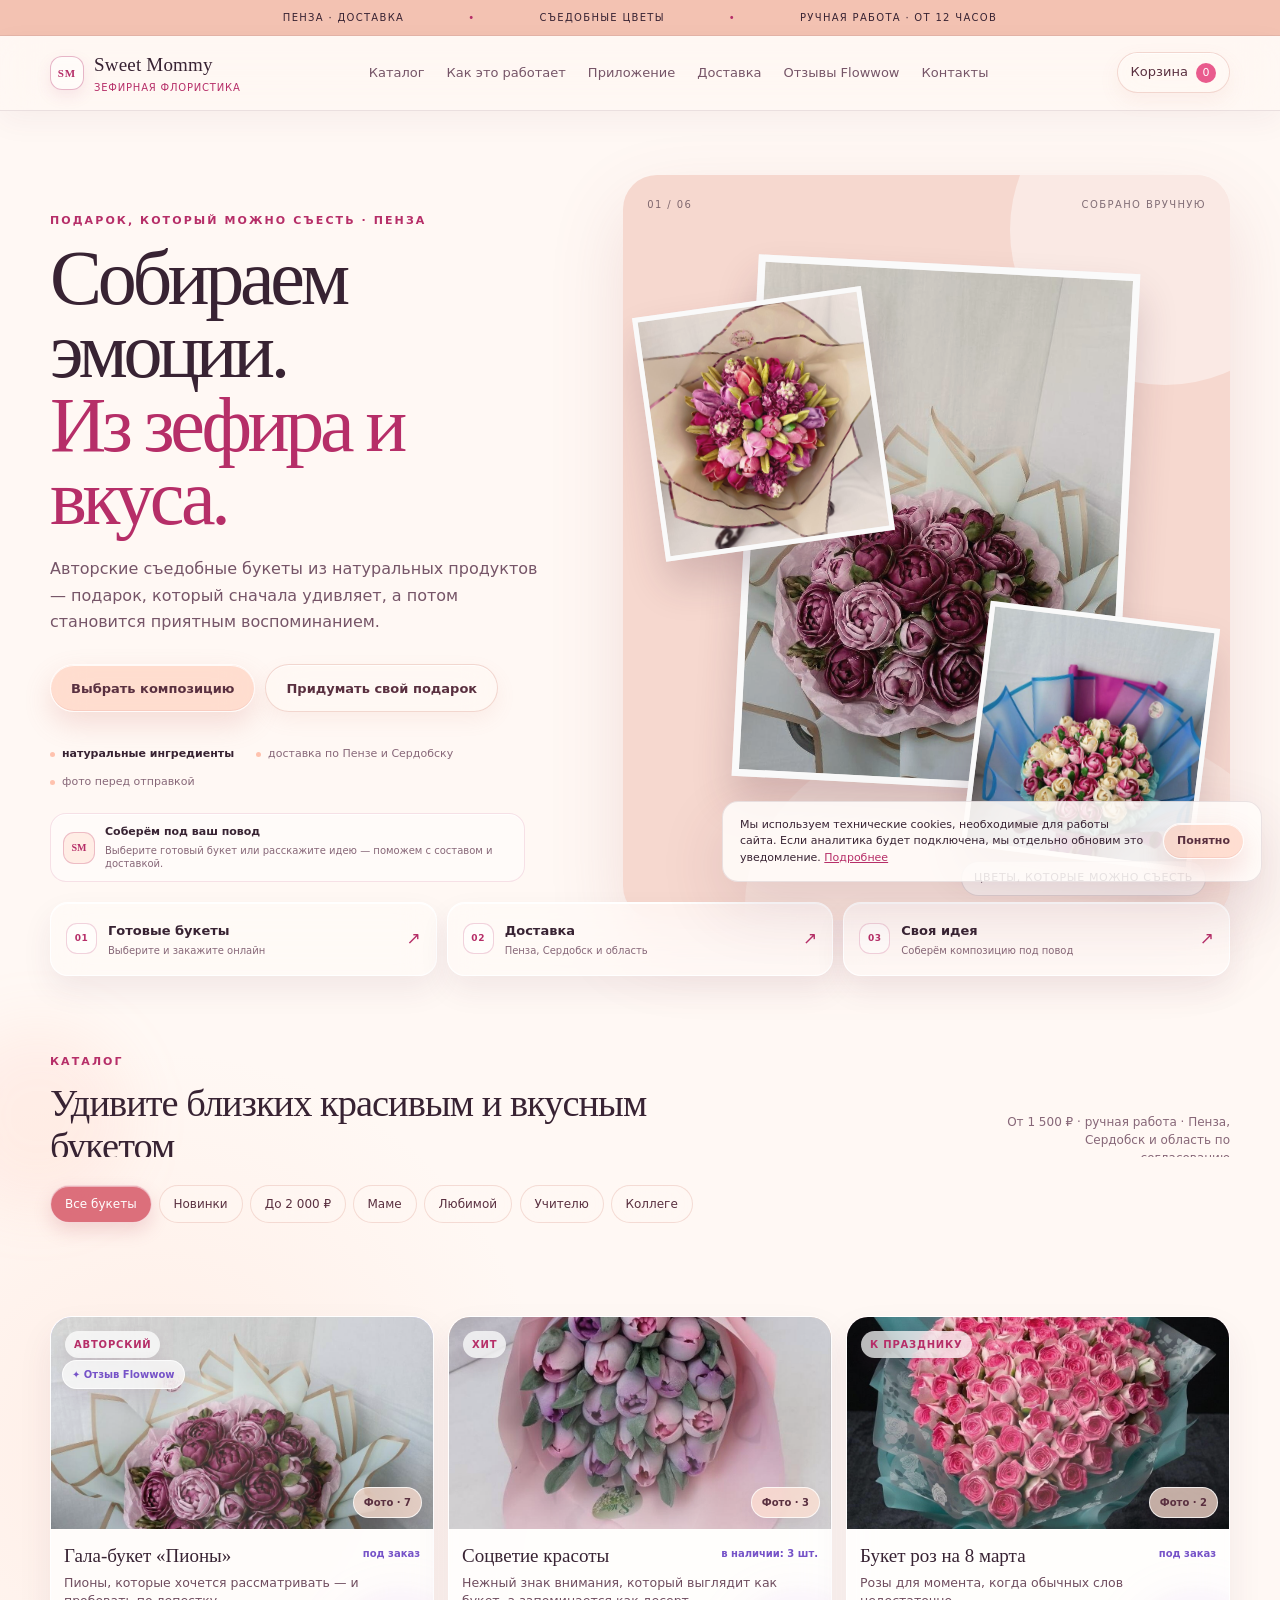
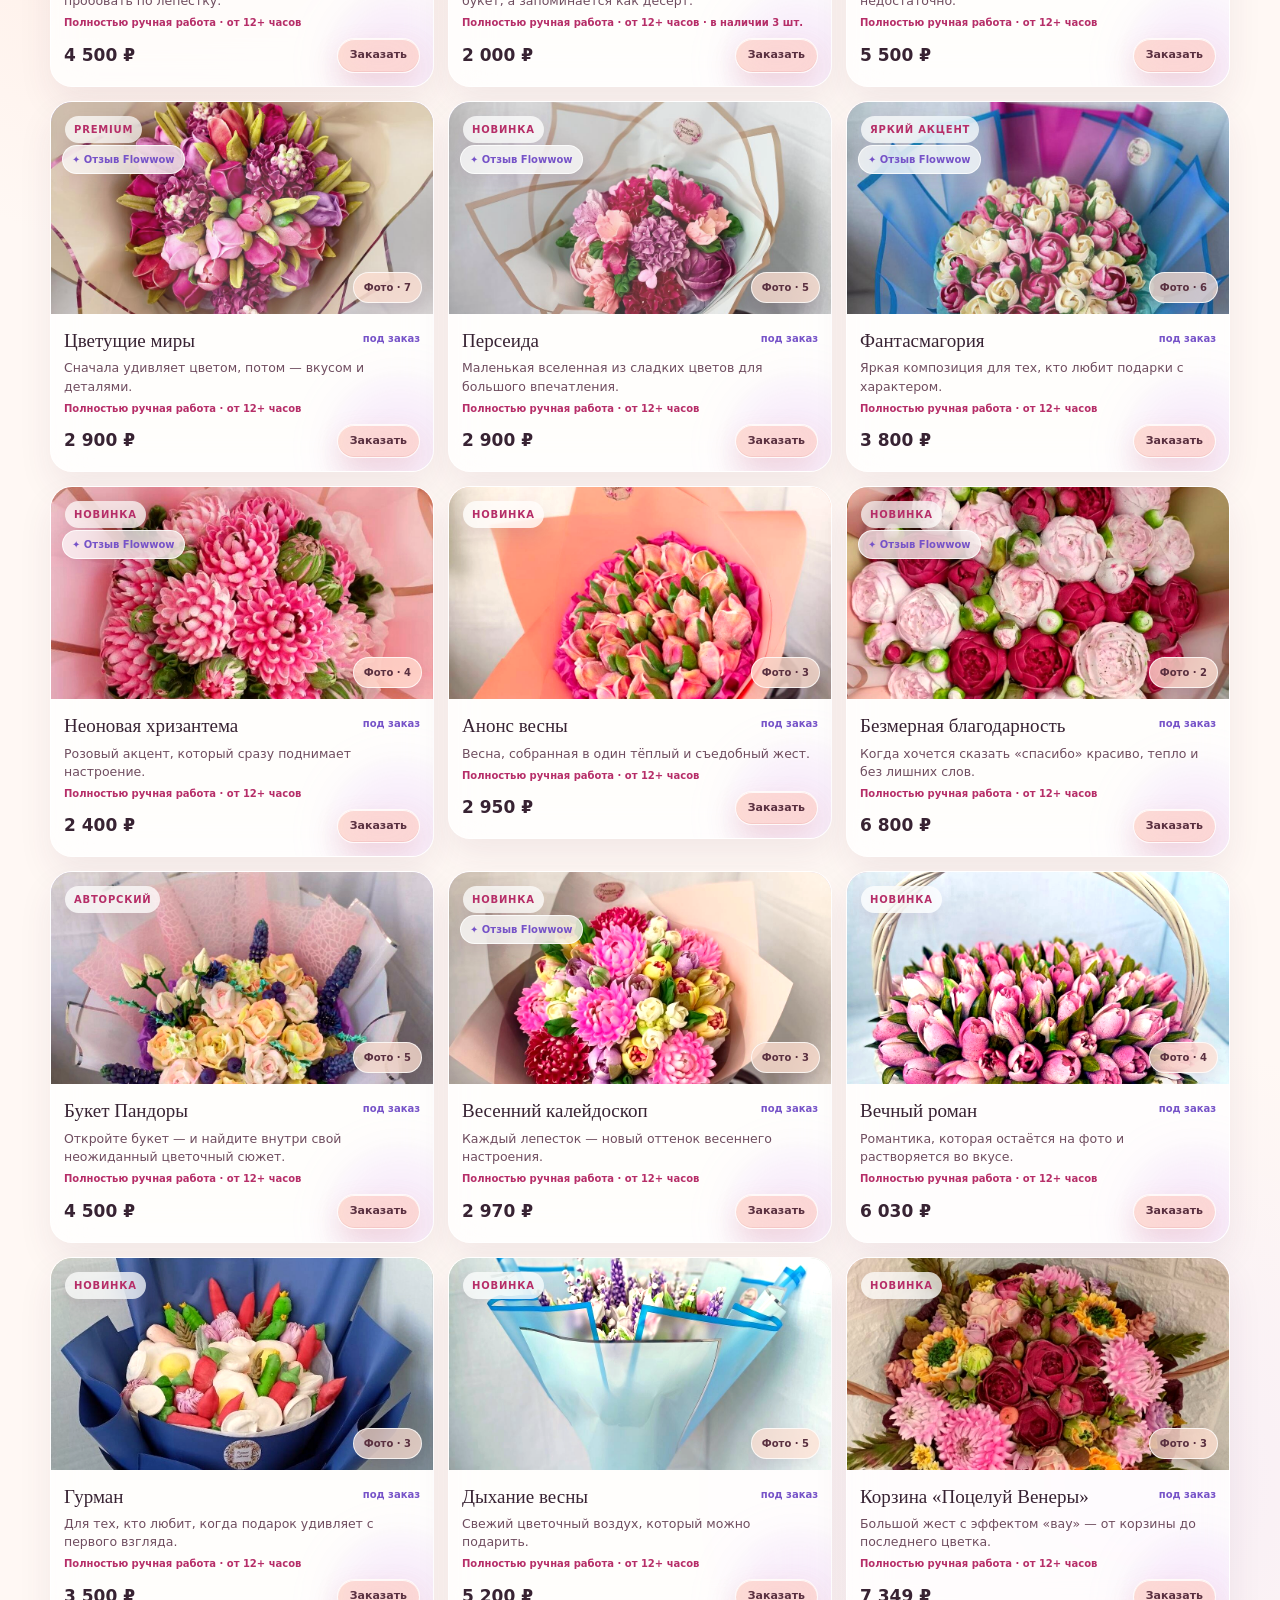
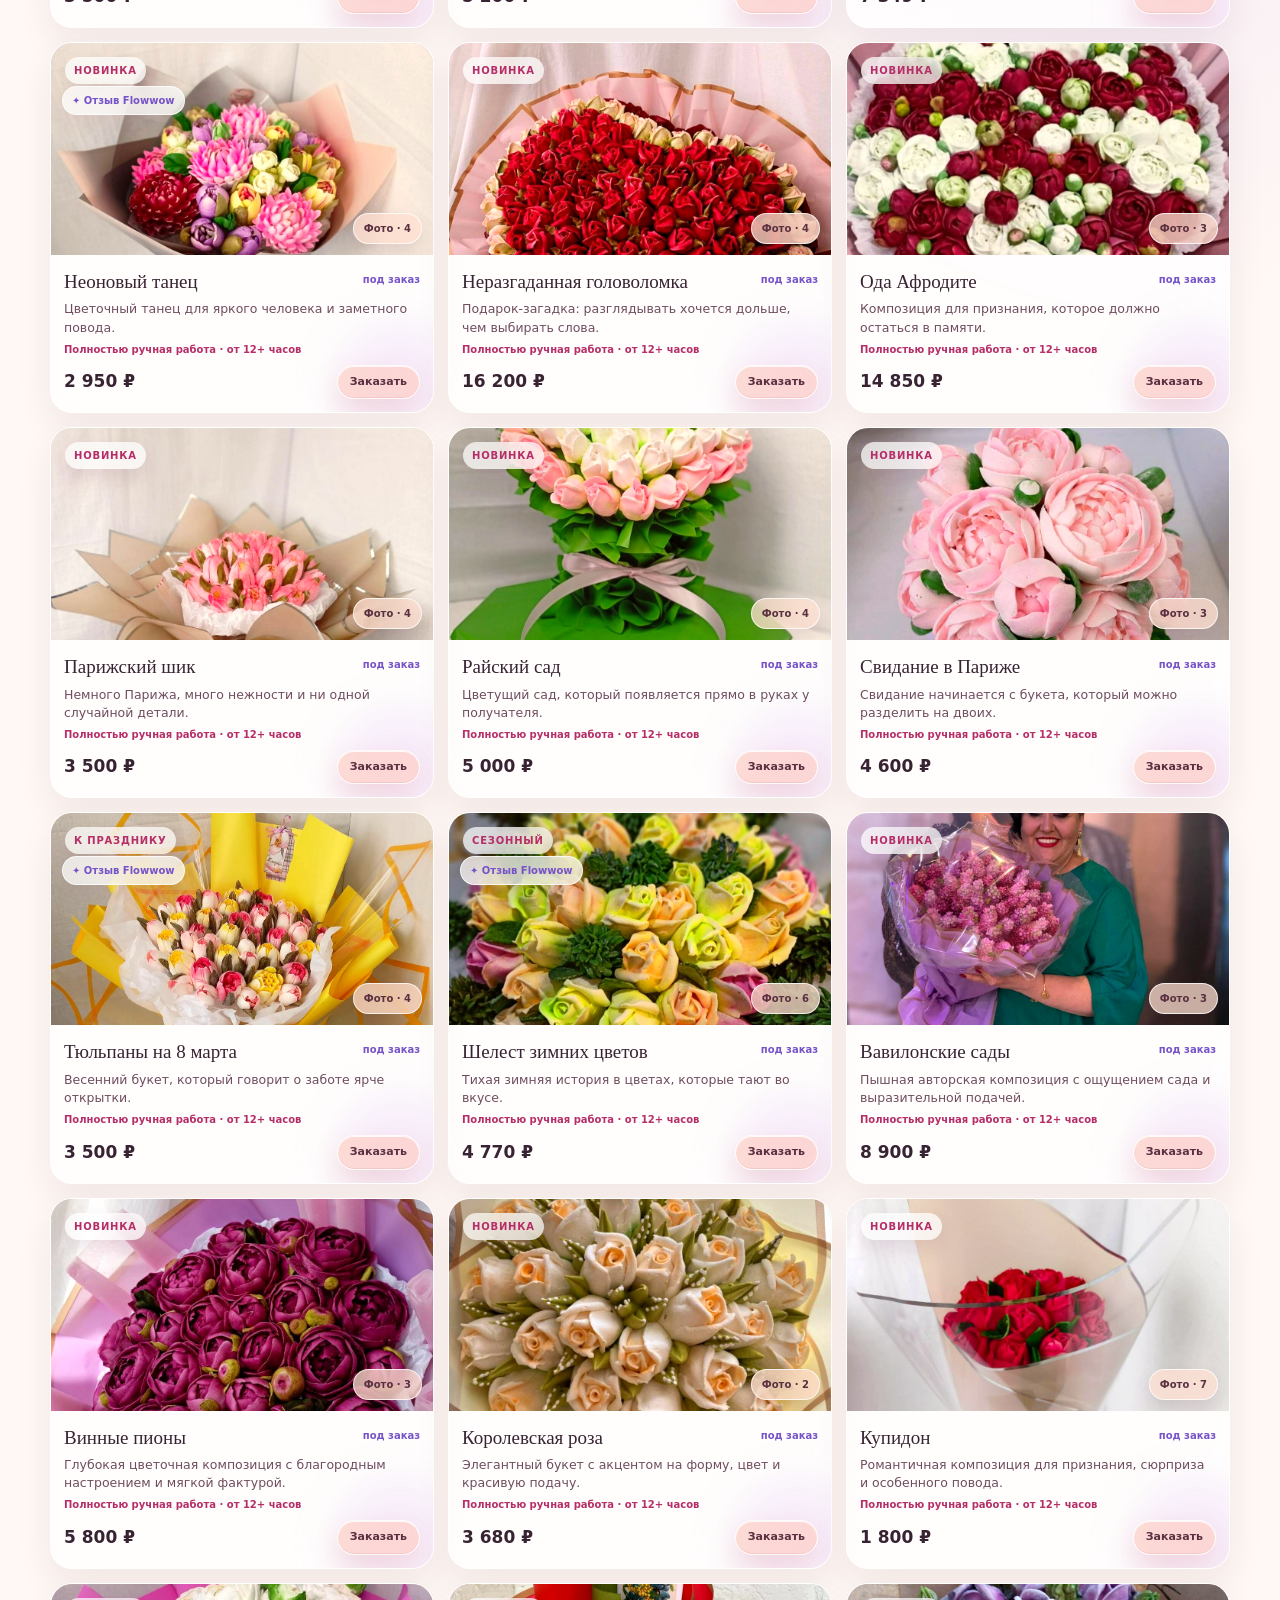
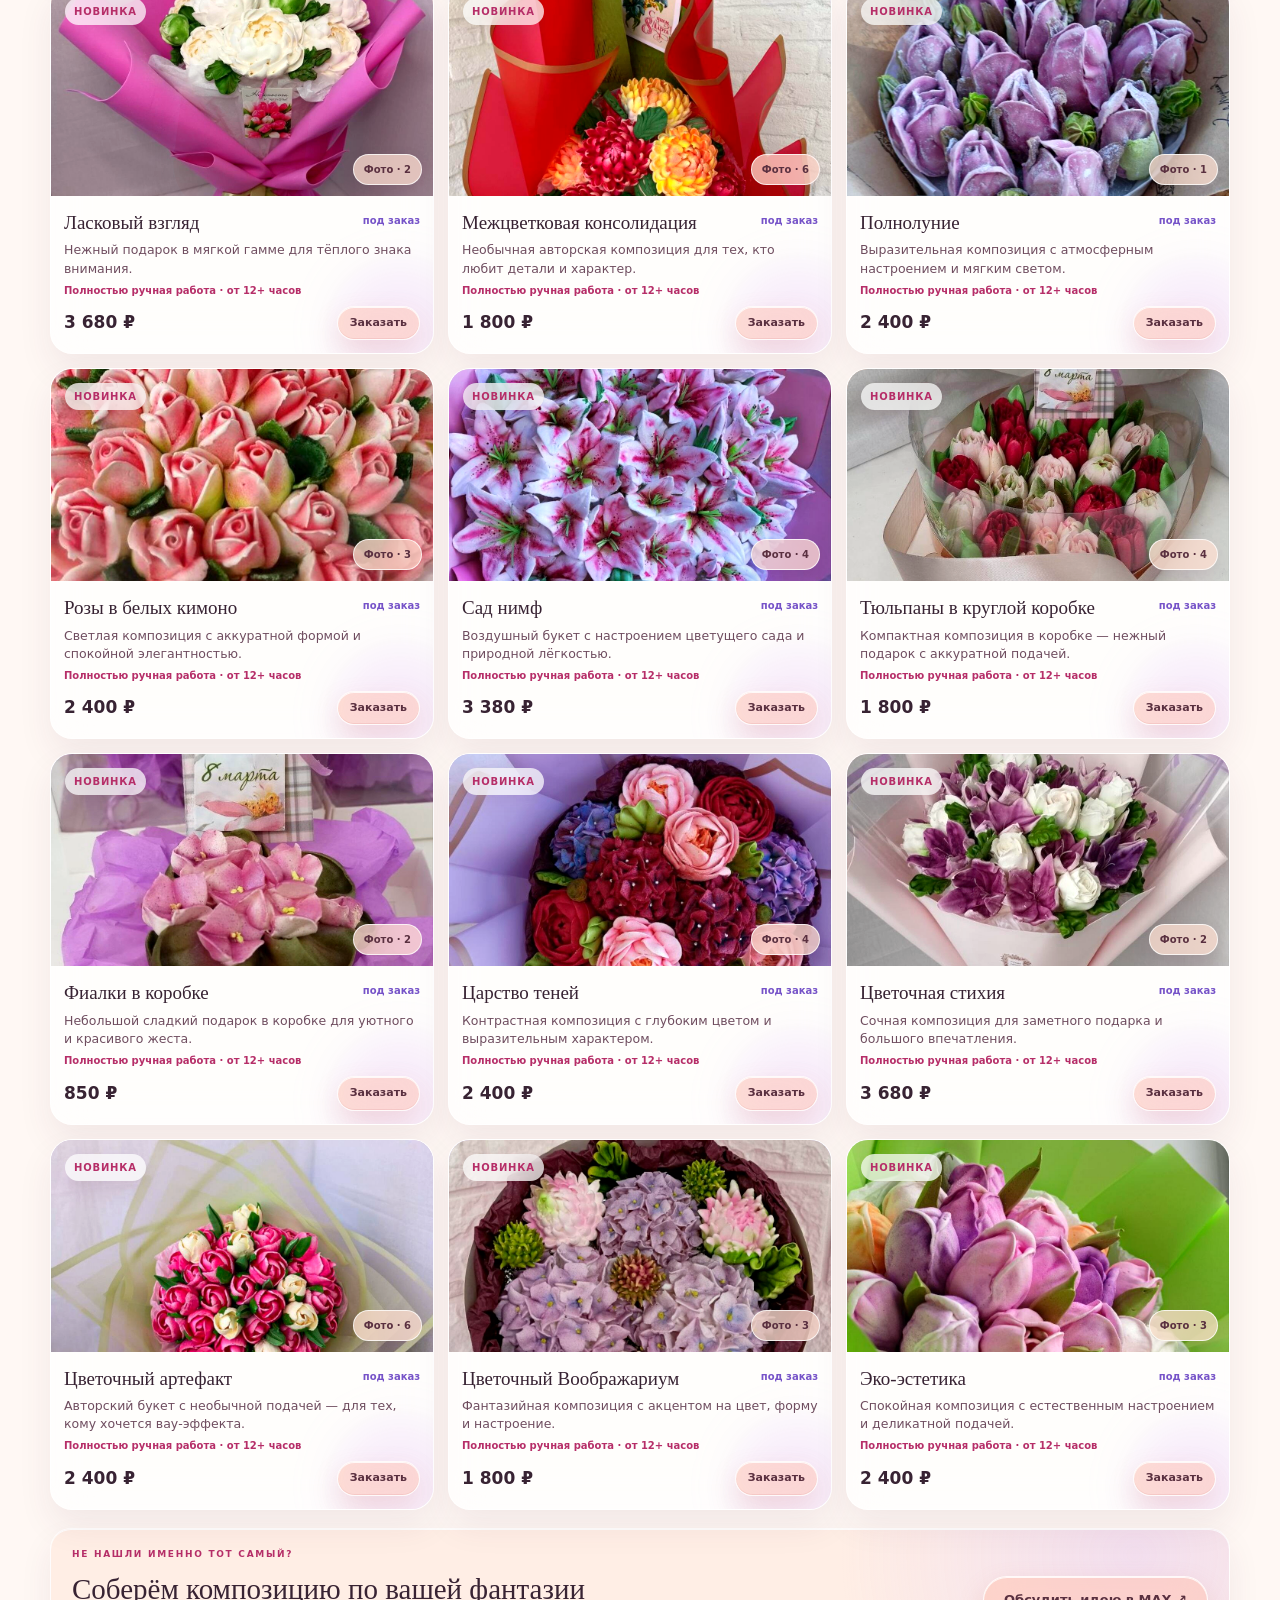
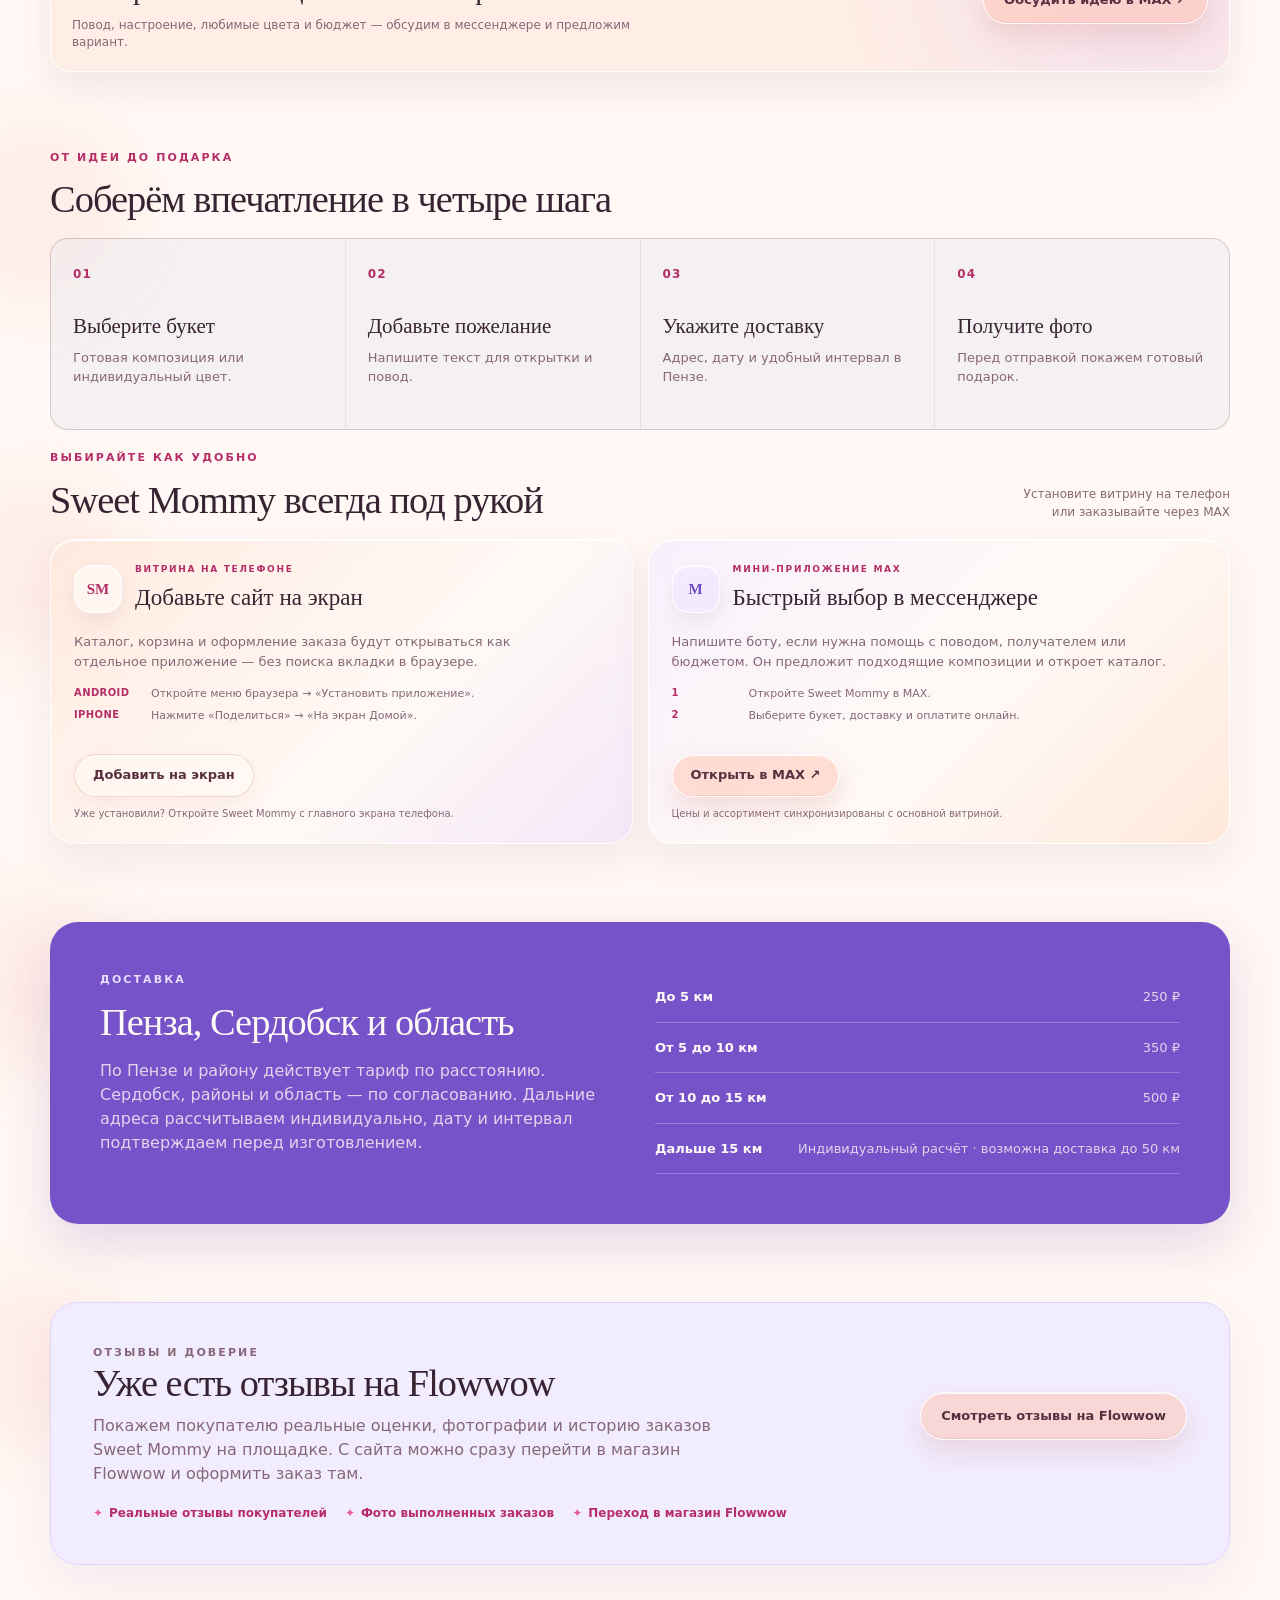
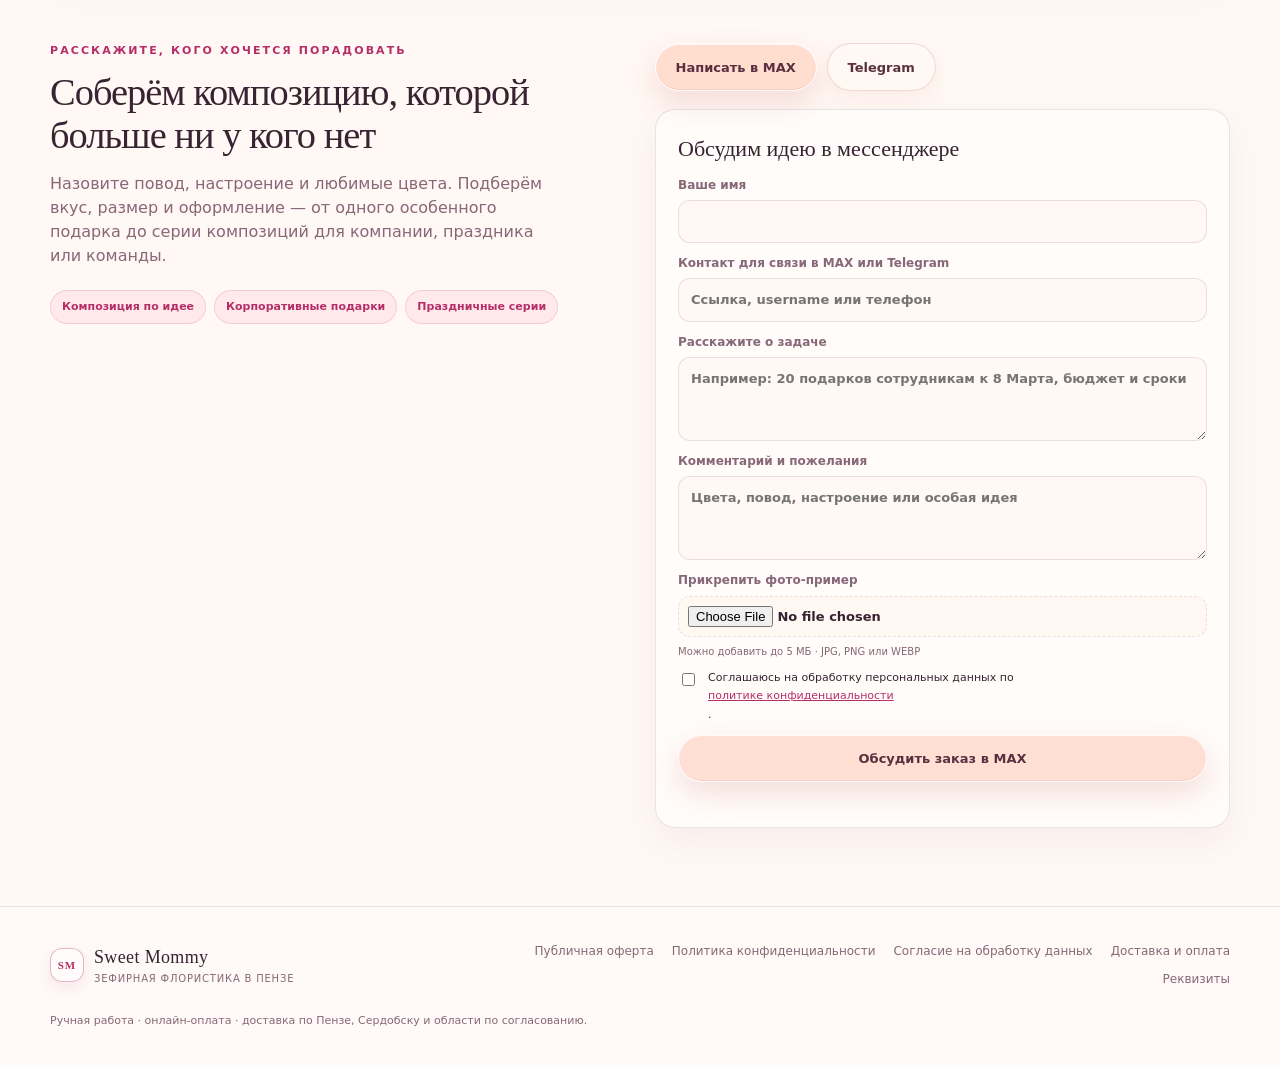
<file: index.html>
<!doctype html>
<html lang="ru">
<head>
  <meta charset="utf-8">
  <meta name="viewport" content="width=device-width, initial-scale=1">
  <meta name="description" content="Sweet Mommy — съедобные зефирные букеты и кондитерские композиции ручной работы с доставкой по Пензе и Сердобску.">
  <meta name="robots" content="index,follow">
  <meta property="og:type" content="website">
  <meta property="og:site_name" content="Sweet Mommy">
  <meta property="og:title" content="Sweet Mommy — съедобные букеты в Пензе">
  <meta property="og:description" content="Съедобные зефирные букеты и сладкие композиции ручной работы. Соберём подарок под повод, человека и настроение.">
  <meta property="og:locale" content="ru_RU">
  <link rel="canonical" href="https://zefir58.ru/">
  <meta property="og:url" content="https://zefir58.ru/">
  <meta name="twitter:card" content="summary">
  <meta name="theme-color" content="#f9f1ef">
  <meta name="mobile-web-app-capable" content="yes">
  <meta name="apple-mobile-web-app-capable" content="yes">
  <meta name="apple-mobile-web-app-status-bar-style" content="default">
  <link rel="manifest" href="manifest.json">
  <link rel="icon" href="assets/pwa-icon-192.png" type="image/png">
  <link rel="apple-touch-icon" href="assets/pwa-icon-512.png">
  <title>Sweet Mommy — съедобные букеты в Пензе</title>
  <link rel="stylesheet" href="styles.css?v=20260801-mobile-checkout-v4">
</head>
<body>
  <div class="topline"><span>ПЕНЗА · ДОСТАВКА</span><span>СЪЕДОБНЫЕ ЦВЕТЫ</span><span>РУЧНАЯ РАБОТА · ОТ 12 ЧАСОВ</span></div>
  <header class="site-header">
    <a class="brand" href="#top" aria-label="Sweet Mommy — на главную">
      <span class="brand-mark" aria-hidden="true">SM</span>
      <span><strong>Sweet Mommy</strong><small>зефирная флористика</small></span>
    </a>
    <nav class="main-nav" aria-label="Главная навигация">
      <a href="#catalog">Каталог</a>
      <a href="#how">Как это работает</a>
      <a href="#apps">Приложение</a>
      <a href="#delivery">Доставка</a>
      <a href="#flowwow">Отзывы Flowwow</a>
      <a href="#contacts">Контакты</a>
    </nav>
    <button class="pwa-install-button" type="button" data-pwa-install>На экран</button>
    <button class="icon-button cart-trigger" type="button" data-open-cart aria-label="Открыть корзину">
      Корзина <span class="cart-count" data-cart-count>0</span>
    </button>
  </header>

  <main id="top">
    <section class="hero section-wrap">
      <div class="hero-copy">
        <p class="eyebrow">ПОДАРОК, КОТОРЫЙ МОЖНО СЪЕСТЬ · ПЕНЗА</p>
        <h1>Собираем эмоции.<br><em>Из зефира и вкуса.</em></h1>
        <p class="hero-text">Авторские съедобные букеты из натуральных продуктов — подарок, который сначала удивляет, а потом становится приятным воспоминанием.</p>
        <div class="hero-actions">
          <a class="button button-primary" href="#catalog">Выбрать композицию</a>
          <a class="button button-secondary" href="#contacts">Придумать свой подарок</a>
        </div>
        <div class="hero-trust"><span>натуральные ингредиенты</span><span>доставка по Пензе и Сердобску</span><span>фото перед отправкой</span></div>
        <div class="hero-promise"><span class="hero-promise-mark">SM</span><span><b>Соберём под ваш повод</b><small>Выберите готовый букет или расскажите идею — поможем с составом и доставкой.</small></span></div>
      </div>
      <div class="hero-art" role="img" aria-label="Зефирные букеты Sweet Mommy">
        <div class="hero-art-label"><span>01 / 06</span><span>собрано вручную</span></div>
        <figure class="hero-photo hero-photo-main"><img src="assets/products/gala-peonies.jpg" alt="Букет Гала с зефирными цветами"></figure>
        <figure class="hero-photo hero-photo-small hero-photo-one"><img src="assets/products/flowering-worlds-2.jpg" alt="Букет Цветущие миры"></figure>
        <figure class="hero-photo hero-photo-small hero-photo-two"><img src="assets/products/fantasmagoria.jpg" alt="Букет Фантасмагория"></figure>
        <span class="art-note">цветы, которые можно съесть</span>
      </div>
    </section>

    <section class="storefront-strip section-wrap" aria-label="Быстрый выбор">
      <a href="#catalog"><span class="storefront-index">01</span><span><strong>Готовые букеты</strong><small>Выберите и закажите онлайн</small></span><b aria-hidden="true">↗</b></a>
      <a href="#delivery"><span class="storefront-index">02</span><span><strong>Доставка</strong><small>Пенза, Сердобск и область</small></span><b aria-hidden="true">↗</b></a>
      <a href="#contacts"><span class="storefront-index">03</span><span><strong>Своя идея</strong><small>Соберём композицию под повод</small></span><b aria-hidden="true">↗</b></a>
    </section>

    <section id="catalog" class="section-wrap section-block">
      <div class="section-heading"><div><p class="eyebrow">КАТАЛОГ</p><h2>Удивите близких красивым и вкусным букетом</h2></div><span class="section-note">От 1 500 ₽ · ручная работа · Пенза, Сердобск и область по согласованию</span></div>
      <div class="filters" role="group" aria-label="Фильтр каталога">
        <button class="filter is-active" type="button" data-filter="all">Все букеты</button>
        <button class="filter" type="button" data-filter="new">Новинки</button>
        <button class="filter" type="button" data-filter="under-2000">До 2 000 ₽</button>
        <button class="filter" type="button" data-filter="mom">Маме</button>
        <button class="filter" type="button" data-filter="love">Любимой</button>
        <button class="filter" type="button" data-filter="teacher">Учителю</button>
        <button class="filter" type="button" data-filter="corporate">Коллеге</button>
      </div>
      <div class="catalog-care-note" role="note">
        <strong>Полностью ручная работа</strong>
        <span>Каждая композиция собирается индивидуально и может отличаться от фото оригинала на сайте оттенком, размером, формой и составом.</span>
        <span>Приготовление — от 12 часов; финальные детали согласуем перед заказом.</span>
      </div>
      <div class="product-grid" data-products></div>
      <div class="storefront-custom-cta">
        <div><p class="eyebrow">НЕ НАШЛИ ИМЕННО ТОТ САМЫЙ?</p><h3>Соберём композицию по вашей фантазии</h3><p>Повод, настроение, любимые цвета и бюджет — обсудим в мессенджере и предложим вариант.</p></div>
        <a class="button button-primary" href="https://max.ru/id583607809709_bot" target="_blank" rel="noopener">Обсудить идею в MAX ↗</a>
      </div>
    </section>

    <section id="how" class="section-wrap section-block how-section">
      <div class="section-heading"><div><p class="eyebrow">ОТ ИДЕИ ДО ПОДАРКА</p><h2>Соберём впечатление в четыре шага</h2></div></div>
      <div class="steps-grid">
        <article><span>01</span><h3>Выберите букет</h3><p>Готовая композиция или индивидуальный цвет.</p></article>
        <article><span>02</span><h3>Добавьте пожелание</h3><p>Напишите текст для открытки и повод.</p></article>
        <article><span>03</span><h3>Укажите доставку</h3><p>Адрес, дату и удобный интервал в Пензе.</p></article>
        <article><span>04</span><h3>Получите фото</h3><p>Перед отправкой покажем готовый подарок.</p></article>
      </div>
    </section>

    <section id="apps" class="section-wrap section-block apps-section" aria-labelledby="apps-title">
      <div class="section-heading"><div><p class="eyebrow">ВЫБИРАЙТЕ КАК УДОБНО</p><h2 id="apps-title">Sweet Mommy всегда под рукой</h2></div><span class="section-note">Установите витрину на телефон или заказывайте через MAX</span></div>
      <div class="apps-grid">
        <article class="app-access-card app-access-card-pwa">
          <div class="app-access-head"><span class="app-access-icon" aria-hidden="true">SM</span><div><p class="eyebrow">ВИТРИНА НА ТЕЛЕФОНЕ</p><h3>Добавьте сайт на экран</h3></div></div>
          <p>Каталог, корзина и оформление заказа будут открываться как отдельное приложение — без поиска вкладки в браузере.</p>
          <ol class="app-access-steps">
            <li><b>Android</b><span>Откройте меню браузера → «Установить приложение».</span></li>
            <li><b>iPhone</b><span>Нажмите «Поделиться» → «На экран Домой».</span></li>
          </ol>
          <button class="button button-secondary app-access-button" type="button" data-pwa-install>Добавить на экран</button>
          <small>Уже установили? Откройте Sweet Mommy с главного экрана телефона.</small>
        </article>
        <article class="app-access-card app-access-card-max">
          <div class="app-access-head"><span class="app-access-icon app-access-icon-max" aria-hidden="true">M</span><div><p class="eyebrow">МИНИ‑ПРИЛОЖЕНИЕ MAX</p><h3>Быстрый выбор в мессенджере</h3></div></div>
          <p>Напишите боту, если нужна помощь с поводом, получателем или бюджетом. Он предложит подходящие композиции и откроет каталог.</p>
          <ol class="app-access-steps">
            <li><b>1</b><span>Откройте Sweet Mommy в MAX.</span></li>
            <li><b>2</b><span>Выберите букет, доставку и оплатите онлайн.</span></li>
          </ol>
          <a class="button button-primary app-access-button" href="https://max.ru/id583607809709_bot" target="_blank" rel="noopener">Открыть в MAX ↗</a>
          <small>Цены и ассортимент синхронизированы с основной витриной.</small>
        </article>
      </div>
    </section>

    <section id="delivery" class="section-wrap section-block delivery-section">
      <div class="delivery-card"><div><p class="eyebrow">ДОСТАВКА</p><h2>Пенза, Сердобск и область</h2><p>По Пензе и району действует тариф по расстоянию. Сердобск, районы и область — по согласованию. Дальние адреса рассчитываем индивидуально, дату и интервал подтверждаем перед изготовлением.</p></div><div class="delivery-list"><div><b>До 5 км</b><span>250 ₽</span></div><div><b>От 5 до 10 км</b><span>350 ₽</span></div><div><b>От 10 до 15 км</b><span>500 ₽</span></div><div><b>Дальше 15 км</b><span>Индивидуальный расчёт · возможна доставка до 50 км</span></div></div></div>
    </section>

    <section id="flowwow" class="section-wrap section-block flowwow-section">
      <div class="flowwow-card">
        <div><p class="eyebrow">ОТЗЫВЫ И ДОВЕРИЕ</p><h2>Уже есть отзывы на Flowwow</h2><p>Покажем покупателю реальные оценки, фотографии и историю заказов Sweet Mommy на площадке. С сайта можно сразу перейти в магазин Flowwow и оформить заказ там.</p></div>
        <a class="button button-primary" href="https://flowwow.com/shop/sweet-mommyf-4577" target="_blank" rel="noopener">Смотреть отзывы на Flowwow</a>
        <div class="flowwow-proof"><span>Реальные отзывы покупателей</span><span>Фото выполненных заказов</span><span>Переход в магазин Flowwow</span></div>
      </div>
    </section>

    <section id="contacts" class="section-wrap contact-section">
      <div><p class="eyebrow">РАССКАЖИТЕ, КОГО ХОЧЕТСЯ ПОРАДОВАТЬ</p><h2>Соберём композицию, которой больше ни у кого нет</h2><p>Назовите повод, настроение и любимые цвета. Подберём вкус, размер и оформление — от одного особенного подарка до серии композиций для компании, праздника или команды.</p><div class="contact-topics"><span>Композиция по идее</span><span>Корпоративные подарки</span><span>Праздничные серии</span></div></div>
      <div class="contact-panel">
        <div class="contact-actions"><a class="button button-primary" href="https://max.ru/id583607809709_bot" target="_blank" rel="noopener">Написать в MAX</a><a class="button button-secondary" href="https://t.me/DVLADI58" target="_blank" rel="noopener">Telegram</a></div>
        <form class="lead-form" data-lead-form>
          <p class="lead-form-title">Обсудим идею в мессенджере</p>
          <label>Ваше имя<input name="lead_name" autocomplete="name" required></label>
          <label>Контакт для связи в MAX или Telegram<input name="lead_contact" placeholder="Ссылка, username или телефон" required></label>
          <label>Расскажите о задаче<textarea name="lead_message" rows="3" maxlength="500" placeholder="Например: 20 подарков сотрудникам к 8 Марта, бюджет и сроки"></textarea></label>
          <label>Комментарий и пожелания<textarea name="lead_comment" rows="2" maxlength="500" placeholder="Цвета, повод, настроение или особая идея"></textarea></label>
          <label class="file-field">Прикрепить фото-пример<input name="lead_photo" type="file" accept="image/jpeg,image/png,image/webp" data-photo-input><small>Можно добавить до 5 МБ · JPG, PNG или WEBP</small><span class="file-preview" data-photo-preview></span></label>
          <label class="check-row"><input type="checkbox" name="privacy_consent" required><span>Соглашаюсь на обработку персональных данных по <a href="legal/privacy.html" target="_blank" rel="noopener">политике конфиденциальности</a>.</span></label>
          <button class="button button-primary button-wide" type="submit">Обсудить заказ в MAX</button>
          <div class="form-message" data-lead-message role="status" aria-live="polite"></div>
        </form>
      </div>
    </section>
  </main>

  <footer class="site-footer">
    <div class="footer-brand"><span class="brand-mark" aria-hidden="true">SM</span><span><strong>Sweet Mommy</strong><small>зефирная флористика в Пензе</small></span></div>
    <div class="footer-links"><a href="legal/offer.html">Публичная оферта</a><a href="legal/privacy.html">Политика конфиденциальности</a><a href="legal/consent.html">Согласие на обработку данных</a><a href="legal/delivery-payment.html">Доставка и оплата</a><a href="legal/requisites.html">Реквизиты</a></div>
    <p class="footer-note">Ручная работа · онлайн-оплата · доставка по Пензе, Сердобску и области по согласованию.</p>
  </footer>

  <aside class="cart-drawer" data-cart-drawer aria-hidden="true">
    <div class="drawer-backdrop" data-close-cart></div>
    <div class="drawer-panel" role="dialog" aria-modal="true" aria-labelledby="cart-title">
      <div class="drawer-header"><h2 id="cart-title">Ваша корзина</h2><button class="close-button" type="button" data-close-cart aria-label="Закрыть корзину">×</button></div>
      <div class="cart-items" data-cart-items></div>
      <div class="cart-empty" data-cart-empty>Корзина пока пустая. Выберите букет — мы всё красиво соберём.</div>
      <div class="cart-footer"><div class="total-line"><span>Итого</span><strong data-cart-total>0 ₽</strong></div><button class="button button-primary button-wide" type="button" data-checkout>Оформить заказ</button></div>
    </div>
  </aside>

  <div class="modal-backdrop" data-checkout-modal aria-hidden="true">
    <section class="checkout-modal" role="dialog" aria-modal="true" aria-labelledby="checkout-title">
      <div class="modal-header"><div><p class="eyebrow">ОФОРМЛЕНИЕ</p><h2 id="checkout-title">Доставим ваш подарок</h2><p class="checkout-note">Без регистрации: сначала контакты и доставка, затем — защищённая оплата ЮKassa.</p></div><button class="close-button" type="button" data-close-checkout aria-label="Закрыть оформление">×</button></div>
      <form data-checkout-form novalidate>
        <p class="checkout-mobile-progress"><b>Шаг 1 из 2 · доставка</b><span>Затем откроется защищённая страница ЮKassa.</span></p>
        <div class="checkout-layout">
          <div class="form-column">
            <fieldset class="checkout-section">
              <legend><span>1</span>Контакты</legend>
              <div class="form-grid form-grid-compact">
                <label>Ваше имя<input name="customer_name" autocomplete="name" required></label>
                <label>Телефон<input name="customer_phone" type="tel" autocomplete="tel" inputmode="tel" placeholder="+7 ___ ___-__-__" required></label>
                <label class="full">Email для чека<input name="customer_email" type="email" autocomplete="email" inputmode="email" placeholder="you@example.ru" required></label>
              </div>
            </fieldset>
            <fieldset class="checkout-section">
              <legend><span>2</span>Получатель и доставка</legend>
              <div class="form-grid form-grid-compact">
                <label>Имя получателя<input name="recipient_name" autocomplete="name" required></label>
                <label>Телефон получателя<input name="recipient_phone" type="tel" inputmode="tel" placeholder="+7 ___ ___-__-__" required></label>
                <label class="full">Адрес доставки<input name="address" autocomplete="street-address" placeholder="Улица, дом, квартира/офис" required></label>
                <label class="full">Зона доставки<select name="delivery_zone" data-delivery-zone><option value="penza_5">Пенза и район · до 5 км — 250 ₽</option><option value="penza_10">Пенза и район · 5–10 км — 350 ₽</option><option value="penza_15">Пенза и район · 10–15 км — 500 ₽</option><option value="serdobsk_5">Сердобск · до 5 км — 250 ₽</option><option value="serdobsk_10">Сердобск · 5–10 км — 350 ₽</option><option value="serdobsk_15">Сердобск · 10–15 км — 500 ₽</option><option value="outside">Дальше 15 км — индивидуальный расчёт, возможно до 50 км</option></select></label>
                <label>Дата доставки<input name="delivery_date" type="date" required></label>
                <label>Время доставки<input name="delivery_slot" type="time" min="09:00" max="20:00" step="1800" value="09:00" required aria-describedby="delivery-time-help"><span class="field-note" id="delivery-time-help">С 09:00 до 20:00</span></label>
                <label class="full">Текст открытки<textarea name="card_text" rows="2" maxlength="180" placeholder="Например: Любимой маме — с любовью"></textarea></label>
                <label class="full">Комментарий к заказу<textarea name="comment" rows="2" maxlength="300" placeholder="Пожелания по цвету, времени, подъезду..."></textarea></label>
              </div>
            </fieldset>
            <fieldset class="checkout-section checkout-section-payment"><legend><span>3</span>Оплата</legend><input type="hidden" name="payment_method" value="online"><div class="radio-row payment-fixed"><span aria-hidden="true" class="radio-dot"></span><span><b>Онлайн: карта или СБП</b><small>ЮKassa · защищённая страница оплаты</small></span></div></fieldset>
            <div class="checkout-consents">
              <label class="check-row"><input type="checkbox" name="offer_consent" required><span>Я принимаю <a href="legal/offer.html" target="_blank" rel="noopener">публичную оферту</a> и <a href="legal/delivery-payment.html" target="_blank" rel="noopener">условия доставки и оплаты</a>.</span></label>
              <label class="check-row"><input type="checkbox" name="privacy_consent" required><span>Я даю согласие на обработку персональных данных по <a href="legal/privacy.html" target="_blank" rel="noopener">политике конфиденциальности</a>.</span></label>
              <label class="check-row"><input type="checkbox" name="marketing_consent"><span>Хочу получать новости и промокоды Sweet Mommy.</span></label>
            </div>
            <div class="form-message" data-form-message role="status" aria-live="polite"></div>
          </div>
          <div class="order-summary"><div class="summary-heading"><h3>Ваш заказ</h3><span>ЮKassa · карта или СБП</span></div><div data-checkout-items></div><div class="summary-line"><span>Товары</span><b data-checkout-subtotal>0 ₽</b></div><div class="summary-line"><span>Доставка</span><b data-checkout-delivery>250 ₽</b></div><div class="summary-total"><span>Итого</span><b data-checkout-total>0 ₽</b></div><button class="button button-primary button-wide" type="submit">Перейти к оплате</button><p class="secure-note">Карта вводится на защищённой странице ЮKassa. Мы не храним платёжные данные.</p><p class="secure-note">Композиция ручной работы; оттенок и форма могут отличаться от фото. Изготовление — от 12 часов.</p></div>
        </div>
      </form>
    </section>
  </div>

  <div class="mini-cart-bar" data-mini-cart-bar aria-live="polite">
    <span><b data-mini-cart-label>Ваш заказ</b><small data-mini-cart-total>0 ₽</small></span>
    <button class="button button-primary" type="button" data-mini-checkout>К оформлению</button>
  </div>

    <div class="cookie-banner" data-cookie-banner><span>Мы используем технические cookies, необходимые для работы сайта. Если аналитика будет подключена, мы отдельно обновим это уведомление. <a href="legal/privacy.html">Подробнее</a></span><button class="button button-primary" type="button" data-cookie-ok>Понятно</button></div>
    <div class="pwa-hint" data-pwa-hint role="status" aria-live="polite" hidden></div>
  <script src="https://st.max.ru/js/max-web-app.js"></script>
  <script src="app.js?v=20260808-payment-quantity-v7" defer></script>
</body>
</html>
</file>
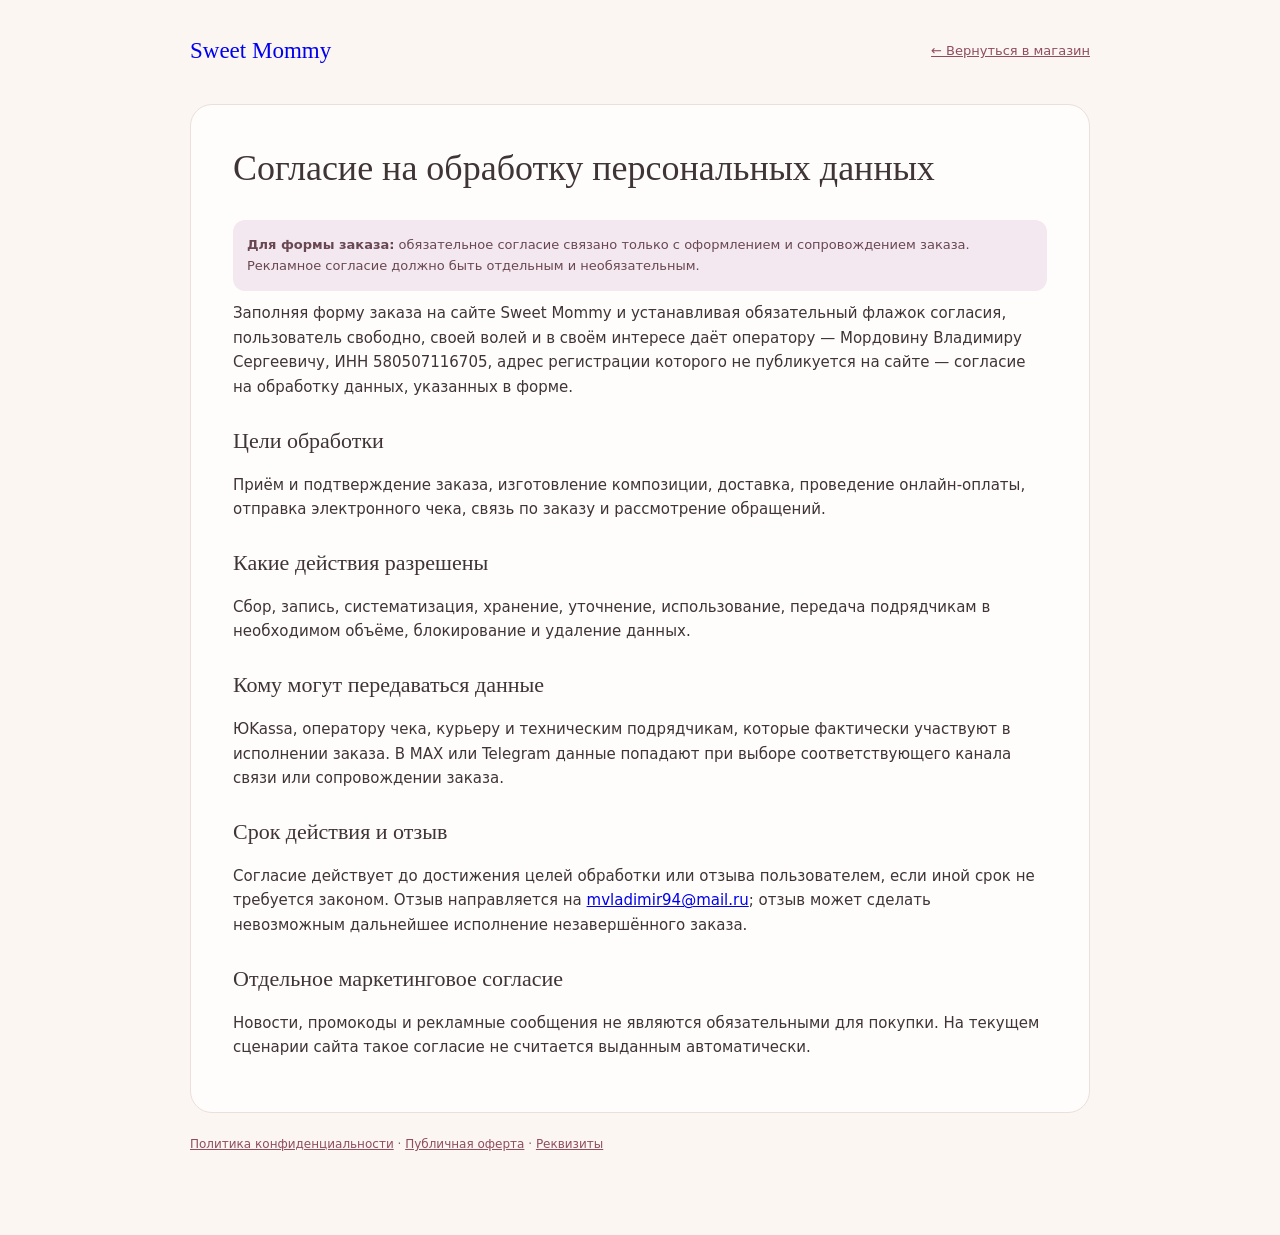
<file: legal/consent.html>
<!doctype html>
<html lang="ru">
<head>
  <meta charset="utf-8">
  <meta name="viewport" content="width=device-width, initial-scale=1">
  <title>Согласие на обработку данных — Sweet Mommy</title>
  <link rel="stylesheet" href="legal.css">
</head>
<body>
  <main class="legal-wrap">
    <header class="legal-header">
      <a class="legal-brand" href="../index.html">Sweet Mommy</a>
      <a class="legal-back" href="../index.html">← Вернуться в магазин</a>
    </header>
    <article class="legal-card">
      <h1>Согласие на обработку персональных данных</h1>
      <div class="legal-note"><strong>Для формы заказа:</strong> обязательное согласие связано только с оформлением и сопровождением заказа. Рекламное согласие должно быть отдельным и необязательным.</div>

      <p>Заполняя форму заказа на сайте Sweet Mommy и устанавливая обязательный флажок согласия, пользователь свободно, своей волей и в своём интересе даёт оператору — Мордовину Владимиру Сергеевичу, ИНН 580507116705, адрес регистрации которого не публикуется на сайте — согласие на обработку данных, указанных в форме.</p>

      <h2>Цели обработки</h2>
      <p>Приём и подтверждение заказа, изготовление композиции, доставка, проведение онлайн-оплаты, отправка электронного чека, связь по заказу и рассмотрение обращений.</p>

      <h2>Какие действия разрешены</h2>
      <p>Сбор, запись, систематизация, хранение, уточнение, использование, передача подрядчикам в необходимом объёме, блокирование и удаление данных.</p>

      <h2>Кому могут передаваться данные</h2>
      <p>ЮKassa, оператору чека, курьеру и техническим подрядчикам, которые фактически участвуют в исполнении заказа. В MAX или Telegram данные попадают при выборе соответствующего канала связи или сопровождении заказа.</p>

      <h2>Срок действия и отзыв</h2>
      <p>Согласие действует до достижения целей обработки или отзыва пользователем, если иной срок не требуется законом. Отзыв направляется на <a href="mailto:mvladimir94@mail.ru">mvladimir94@mail.ru</a>; отзыв может сделать невозможным дальнейшее исполнение незавершённого заказа.</p>

      <h2>Отдельное маркетинговое согласие</h2>
      <p>Новости, промокоды и рекламные сообщения не являются обязательными для покупки. На текущем сценарии сайта такое согласие не считается выданным автоматически.</p>
    </article>
    <p class="legal-footer"><a href="privacy.html">Политика конфиденциальности</a> · <a href="offer.html">Публичная оферта</a> · <a href="requisites.html">Реквизиты</a></p>
  </main>
</body>
</html>
</file>
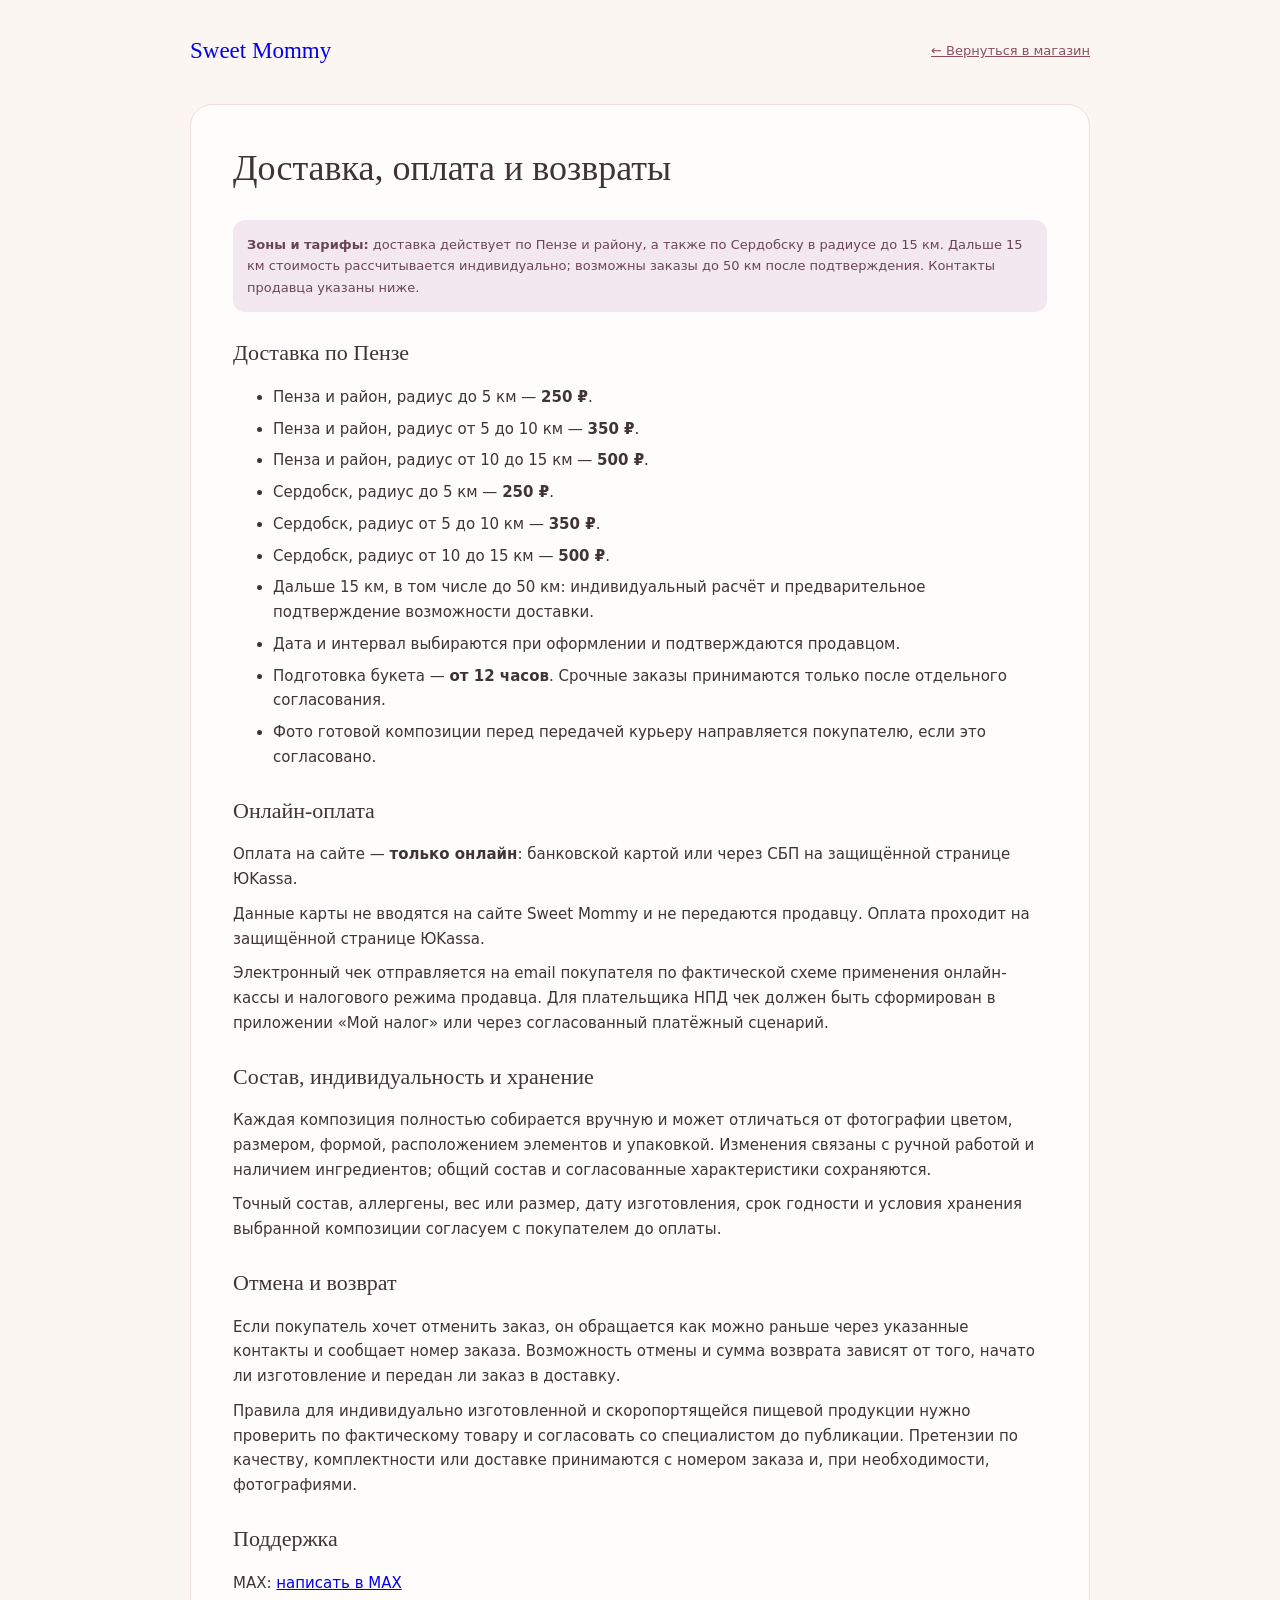
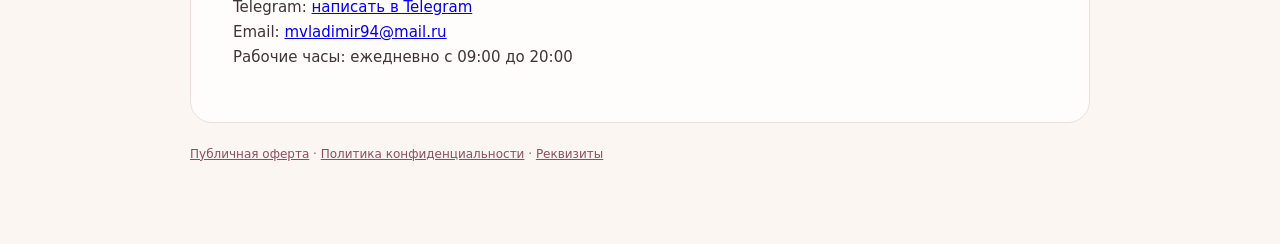
<file: legal/delivery-payment.html>
<!doctype html>
<html lang="ru">
<head>
  <meta charset="utf-8">
  <meta name="viewport" content="width=device-width, initial-scale=1">
  <title>Доставка и оплата — Sweet Mommy</title>
  <link rel="stylesheet" href="legal.css">
</head>
<body>
  <main class="legal-wrap">
    <header class="legal-header">
      <a class="legal-brand" href="../index.html">Sweet Mommy</a>
      <a class="legal-back" href="../index.html">← Вернуться в магазин</a>
    </header>
    <article class="legal-card">
      <h1>Доставка, оплата и возвраты</h1>
      <div class="legal-note"><strong>Зоны и тарифы:</strong> доставка действует по Пензе и району, а также по Сердобску в радиусе до 15 км. Дальше 15 км стоимость рассчитывается индивидуально; возможны заказы до 50 км после подтверждения. Контакты продавца указаны ниже.</div>

      <h2>Доставка по Пензе</h2>
      <ul>
        <li>Пенза и район, радиус до 5 км — <strong>250 ₽</strong>.</li>
        <li>Пенза и район, радиус от 5 до 10 км — <strong>350 ₽</strong>.</li>
        <li>Пенза и район, радиус от 10 до 15 км — <strong>500 ₽</strong>.</li>
        <li>Сердобск, радиус до 5 км — <strong>250 ₽</strong>.</li>
        <li>Сердобск, радиус от 5 до 10 км — <strong>350 ₽</strong>.</li>
        <li>Сердобск, радиус от 10 до 15 км — <strong>500 ₽</strong>.</li>
        <li>Дальше 15 км, в том числе до 50 км: индивидуальный расчёт и предварительное подтверждение возможности доставки.</li>
        <li>Дата и интервал выбираются при оформлении и подтверждаются продавцом.</li>
        <li>Подготовка букета — <strong>от 12 часов</strong>. Срочные заказы принимаются только после отдельного согласования.</li>
        <li>Фото готовой композиции перед передачей курьеру направляется покупателю, если это согласовано.</li>
      </ul>

      <h2>Онлайн-оплата</h2>
      <p>Оплата на сайте — <strong>только онлайн</strong>: банковской картой или через СБП на защищённой странице ЮKassa.</p>
      <p>Данные карты не вводятся на сайте Sweet Mommy и не передаются продавцу. Оплата проходит на защищённой странице ЮKassa.</p>
      <p>Электронный чек отправляется на email покупателя по фактической схеме применения онлайн-кассы и налогового режима продавца. Для плательщика НПД чек должен быть сформирован в приложении «Мой налог» или через согласованный платёжный сценарий.</p>

      <h2>Состав, индивидуальность и хранение</h2>
      <p>Каждая композиция полностью собирается вручную и может отличаться от фотографии цветом, размером, формой, расположением элементов и упаковкой. Изменения связаны с ручной работой и наличием ингредиентов; общий состав и согласованные характеристики сохраняются.</p>
      <p>Точный состав, аллергены, вес или размер, дату изготовления, срок годности и условия хранения выбранной композиции согласуем с покупателем до оплаты.</p>

      <h2>Отмена и возврат</h2>
      <p>Если покупатель хочет отменить заказ, он обращается как можно раньше через указанные контакты и сообщает номер заказа. Возможность отмены и сумма возврата зависят от того, начато ли изготовление и передан ли заказ в доставку.</p>
      <p>Правила для индивидуально изготовленной и скоропортящейся пищевой продукции нужно проверить по фактическому товару и согласовать со специалистом до публикации. Претензии по качеству, комплектности или доставке принимаются с номером заказа и, при необходимости, фотографиями.</p>

      <h2>Поддержка</h2>
      <p>MAX: <a href="https://max.ru/id583607809709_bot">написать в MAX</a><br>
      Telegram: <a href="https://t.me/DVLADI58">написать в Telegram</a><br>
      Email: <a href="mailto:mvladimir94@mail.ru">mvladimir94@mail.ru</a><br>
      Рабочие часы: ежедневно с 09:00 до 20:00</p>
    </article>
    <p class="legal-footer"><a href="offer.html">Публичная оферта</a> · <a href="privacy.html">Политика конфиденциальности</a> · <a href="requisites.html">Реквизиты</a></p>
  </main>
</body>
</html>
</file>
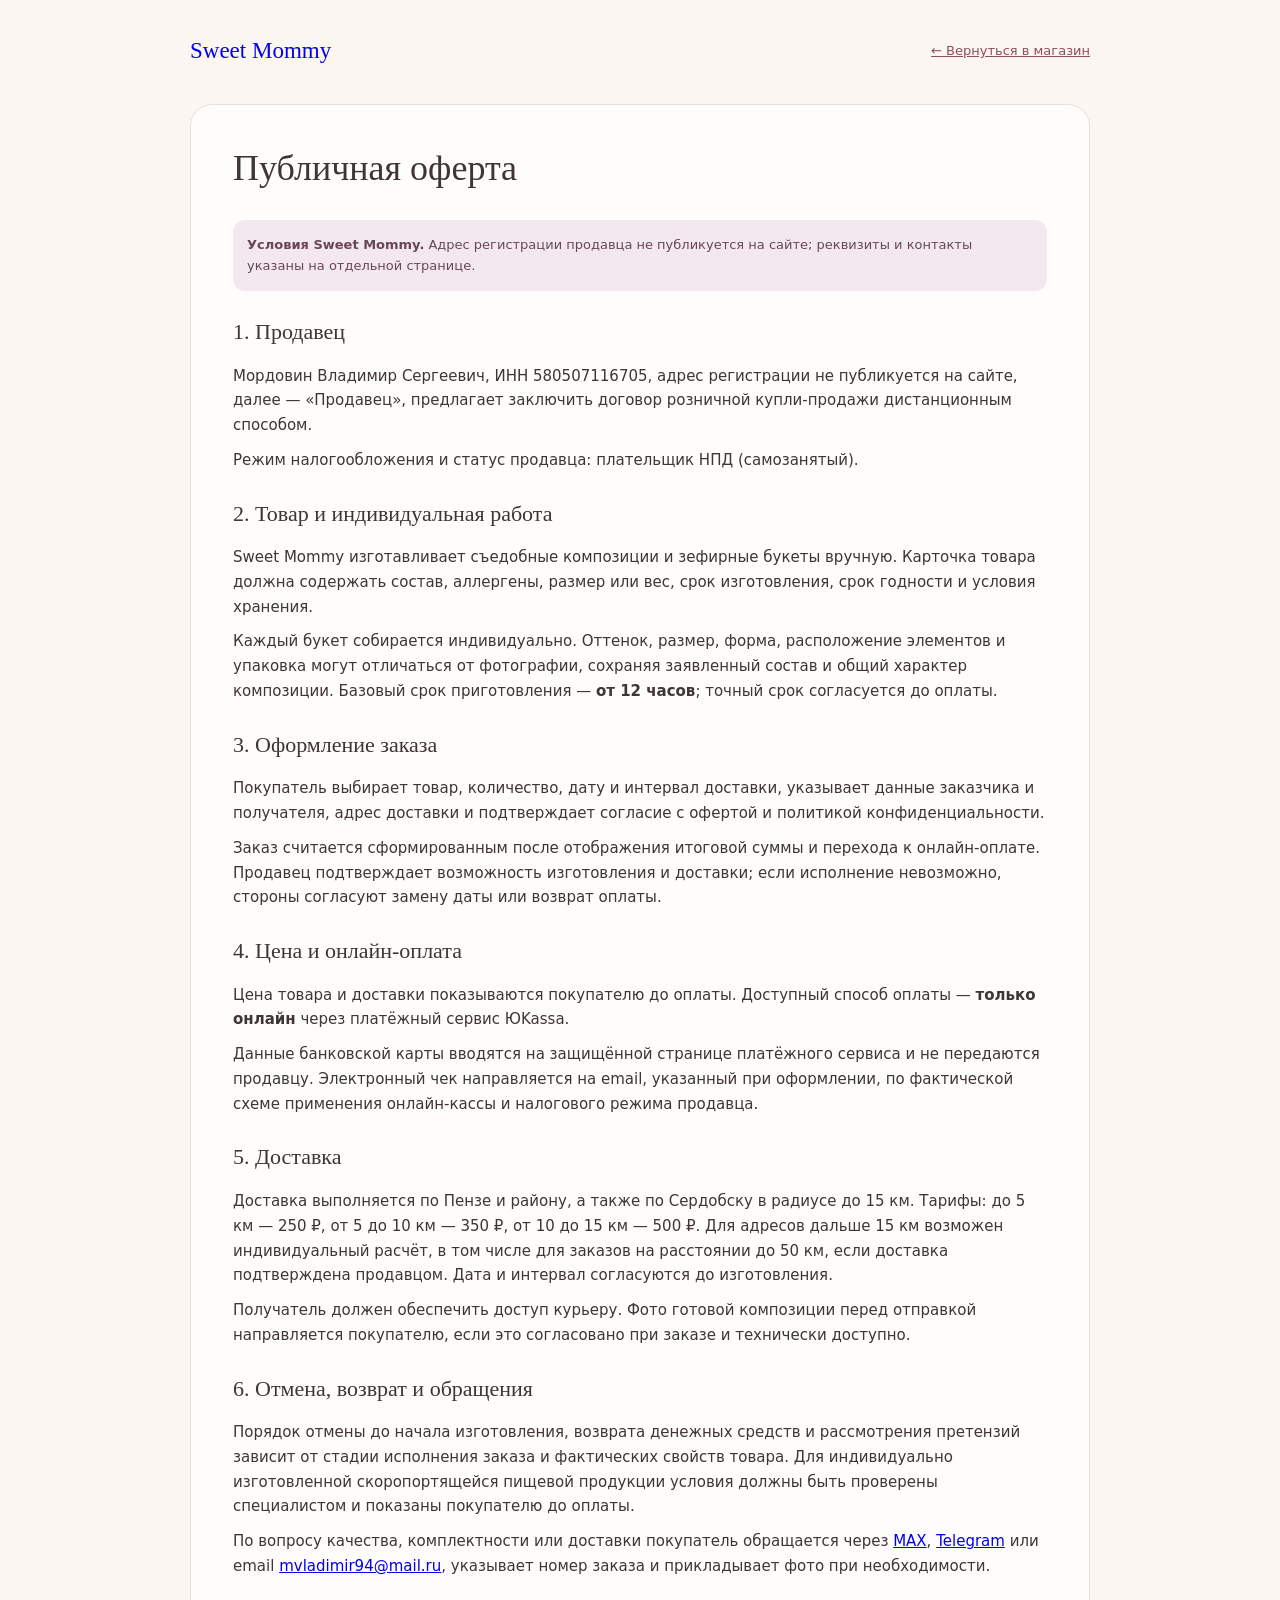
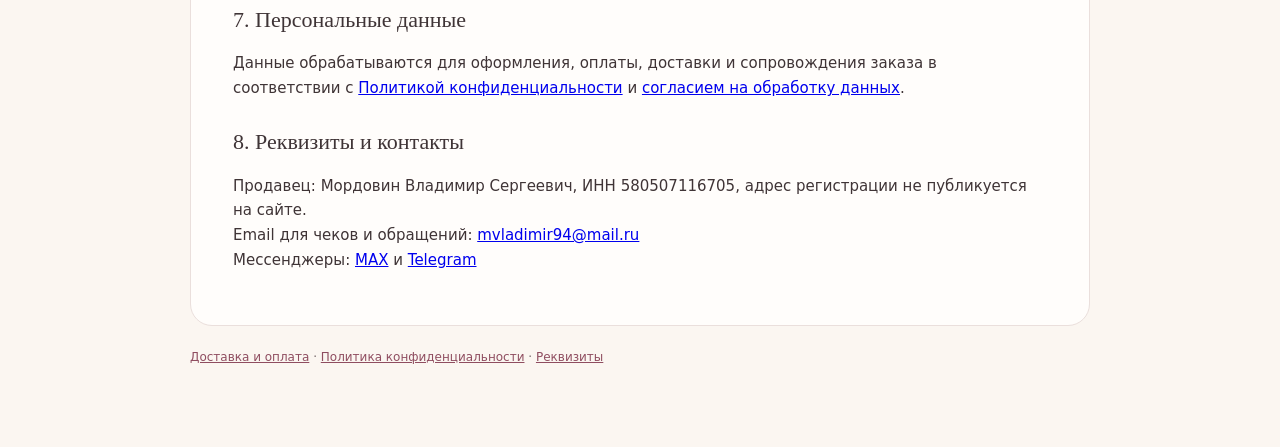
<file: legal/offer.html>
<!doctype html>
<html lang="ru">
<head>
  <meta charset="utf-8">
  <meta name="viewport" content="width=device-width, initial-scale=1">
  <title>Публичная оферта — Sweet Mommy</title>
  <link rel="stylesheet" href="legal.css">
</head>
<body>
  <main class="legal-wrap">
    <header class="legal-header">
      <a class="legal-brand" href="../index.html">Sweet Mommy</a>
      <a class="legal-back" href="../index.html">← Вернуться в магазин</a>
    </header>
    <article class="legal-card">
      <h1>Публичная оферта</h1>
      <div class="legal-note"><strong>Условия Sweet Mommy.</strong> Адрес регистрации продавца не публикуется на сайте; реквизиты и контакты указаны на отдельной странице.</div>

      <h2>1. Продавец</h2>
      <p>Мордовин Владимир Сергеевич, ИНН 580507116705, адрес регистрации не публикуется на сайте, далее — «Продавец», предлагает заключить договор розничной купли-продажи дистанционным способом.</p>
      <p>Режим налогообложения и статус продавца: плательщик НПД (самозанятый).</p>

      <h2>2. Товар и индивидуальная работа</h2>
      <p>Sweet Mommy изготавливает съедобные композиции и зефирные букеты вручную. Карточка товара должна содержать состав, аллергены, размер или вес, срок изготовления, срок годности и условия хранения.</p>
      <p>Каждый букет собирается индивидуально. Оттенок, размер, форма, расположение элементов и упаковка могут отличаться от фотографии, сохраняя заявленный состав и общий характер композиции. Базовый срок приготовления — <strong>от 12 часов</strong>; точный срок согласуется до оплаты.</p>

      <h2>3. Оформление заказа</h2>
      <p>Покупатель выбирает товар, количество, дату и интервал доставки, указывает данные заказчика и получателя, адрес доставки и подтверждает согласие с офертой и политикой конфиденциальности.</p>
      <p>Заказ считается сформированным после отображения итоговой суммы и перехода к онлайн-оплате. Продавец подтверждает возможность изготовления и доставки; если исполнение невозможно, стороны согласуют замену даты или возврат оплаты.</p>

      <h2>4. Цена и онлайн-оплата</h2>
      <p>Цена товара и доставки показываются покупателю до оплаты. Доступный способ оплаты — <strong>только онлайн</strong> через платёжный сервис ЮKassa.</p>
      <p>Данные банковской карты вводятся на защищённой странице платёжного сервиса и не передаются продавцу. Электронный чек направляется на email, указанный при оформлении, по фактической схеме применения онлайн-кассы и налогового режима продавца.</p>

      <h2>5. Доставка</h2>
      <p>Доставка выполняется по Пензе и району, а также по Сердобску в радиусе до 15 км. Тарифы: до 5 км — 250 ₽, от 5 до 10 км — 350 ₽, от 10 до 15 км — 500 ₽. Для адресов дальше 15 км возможен индивидуальный расчёт, в том числе для заказов на расстоянии до 50 км, если доставка подтверждена продавцом. Дата и интервал согласуются до изготовления.</p>
      <p>Получатель должен обеспечить доступ курьеру. Фото готовой композиции перед отправкой направляется покупателю, если это согласовано при заказе и технически доступно.</p>

      <h2>6. Отмена, возврат и обращения</h2>
      <p>Порядок отмены до начала изготовления, возврата денежных средств и рассмотрения претензий зависит от стадии исполнения заказа и фактических свойств товара. Для индивидуально изготовленной скоропортящейся пищевой продукции условия должны быть проверены специалистом и показаны покупателю до оплаты.</p>
      <p>По вопросу качества, комплектности или доставки покупатель обращается через <a href="https://max.ru/id583607809709_bot">MAX</a>, <a href="https://t.me/DVLADI58">Telegram</a> или email <a href="mailto:mvladimir94@mail.ru">mvladimir94@mail.ru</a>, указывает номер заказа и прикладывает фото при необходимости.</p>

      <h2>7. Персональные данные</h2>
      <p>Данные обрабатываются для оформления, оплаты, доставки и сопровождения заказа в соответствии с <a href="privacy.html">Политикой конфиденциальности</a> и <a href="consent.html">согласием на обработку данных</a>.</p>

      <h2>8. Реквизиты и контакты</h2>
      <p>Продавец: Мордовин Владимир Сергеевич, ИНН 580507116705, адрес регистрации не публикуется на сайте.<br>
      Email для чеков и обращений: <a href="mailto:mvladimir94@mail.ru">mvladimir94@mail.ru</a><br>
      Мессенджеры: <a href="https://max.ru/id583607809709_bot">MAX</a> и <a href="https://t.me/DVLADI58">Telegram</a></p>
    </article>
    <p class="legal-footer"><a href="delivery-payment.html">Доставка и оплата</a> · <a href="privacy.html">Политика конфиденциальности</a> · <a href="requisites.html">Реквизиты</a></p>
  </main>
</body>
</html>
</file>
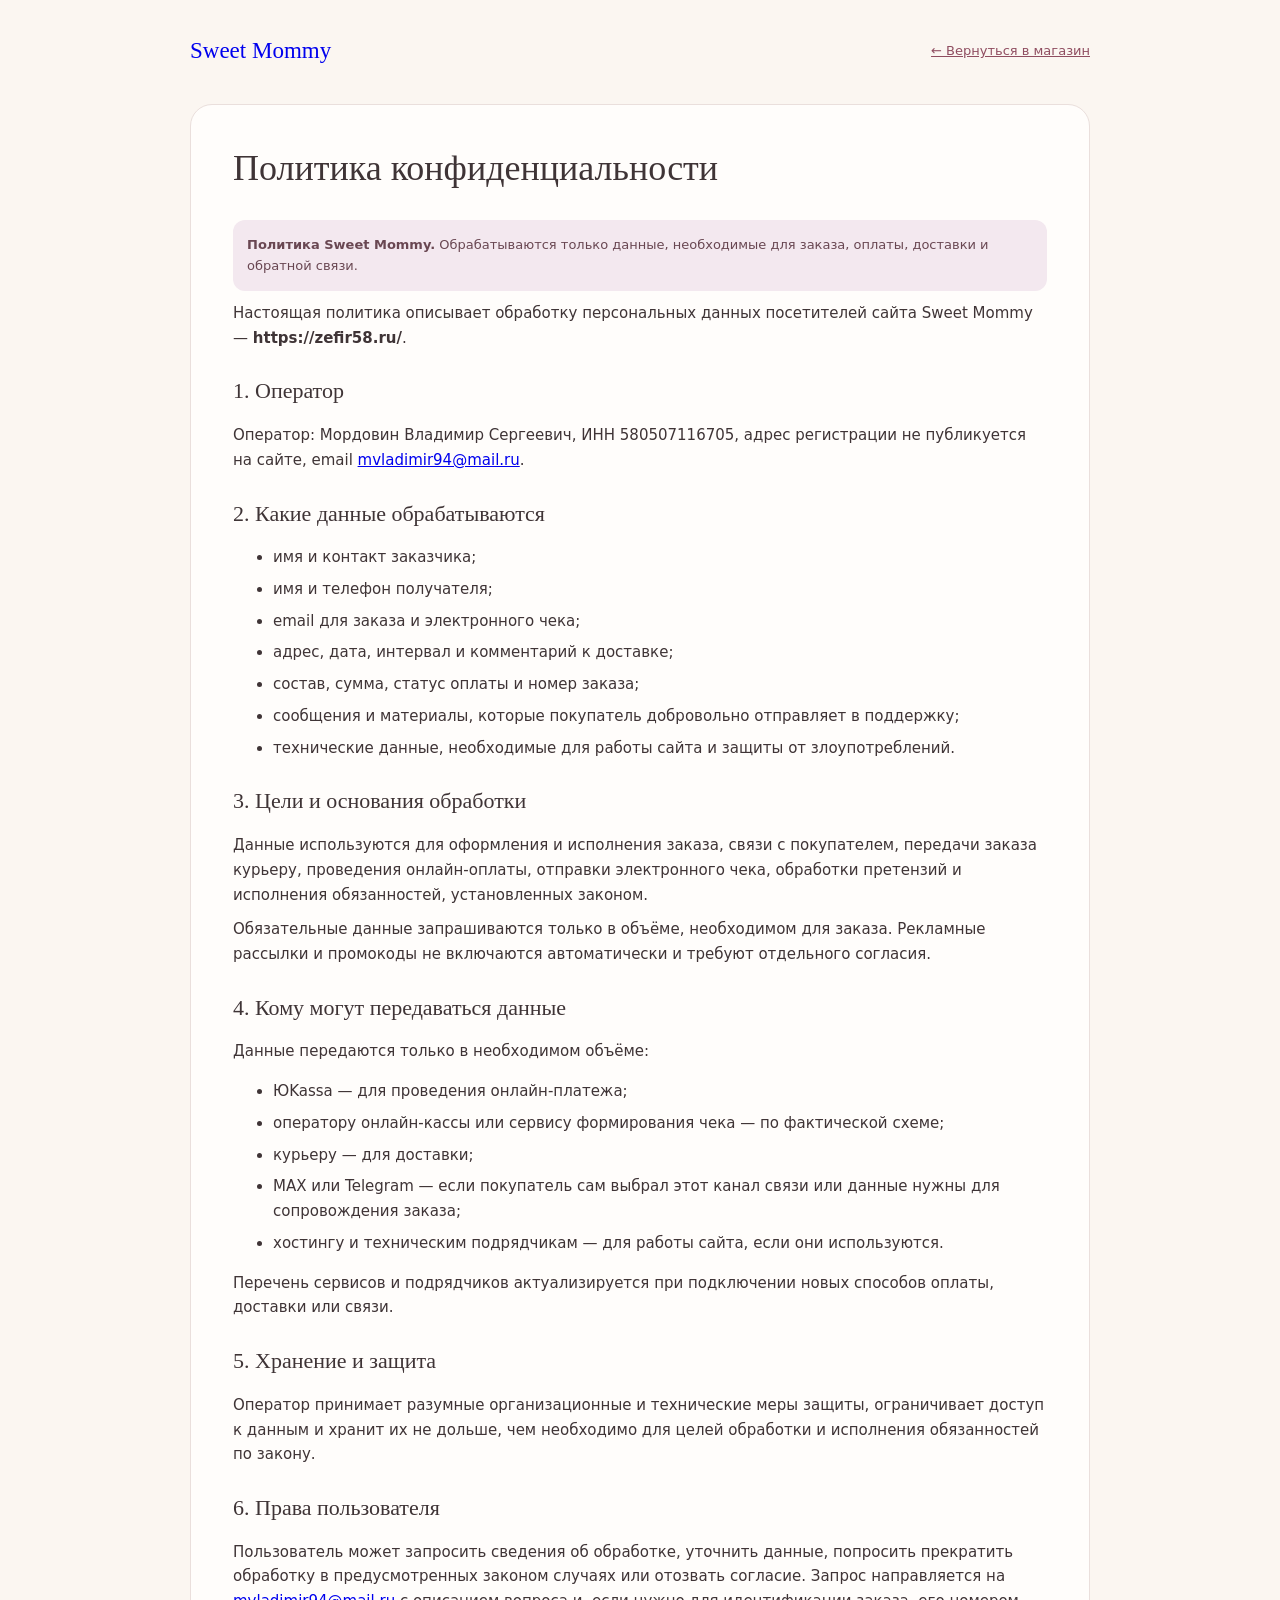
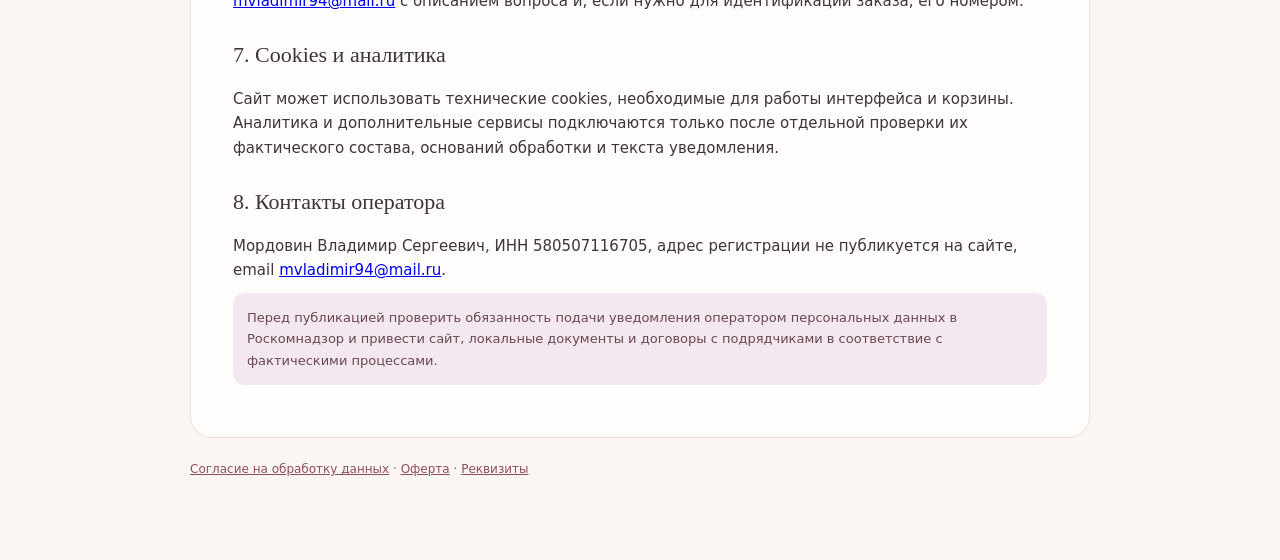
<file: legal/privacy.html>
<!doctype html>
<html lang="ru">
<head>
  <meta charset="utf-8">
  <meta name="viewport" content="width=device-width, initial-scale=1">
  <title>Политика конфиденциальности — Sweet Mommy</title>
  <link rel="stylesheet" href="legal.css">
</head>
<body>
  <main class="legal-wrap">
    <header class="legal-header">
      <a class="legal-brand" href="../index.html">Sweet Mommy</a>
      <a class="legal-back" href="../index.html">← Вернуться в магазин</a>
    </header>
    <article class="legal-card">
      <h1>Политика конфиденциальности</h1>
      <div class="legal-note"><strong>Политика Sweet Mommy.</strong> Обрабатываются только данные, необходимые для заказа, оплаты, доставки и обратной связи.</div>

      <p>Настоящая политика описывает обработку персональных данных посетителей сайта Sweet Mommy — <strong>https://zefir58.ru/</strong>.</p>

      <h2>1. Оператор</h2>
      <p>Оператор: Мордовин Владимир Сергеевич, ИНН 580507116705, адрес регистрации не публикуется на сайте, email <a href="mailto:mvladimir94@mail.ru">mvladimir94@mail.ru</a>.</p>

      <h2>2. Какие данные обрабатываются</h2>
      <ul>
        <li>имя и контакт заказчика;</li>
        <li>имя и телефон получателя;</li>
        <li>email для заказа и электронного чека;</li>
        <li>адрес, дата, интервал и комментарий к доставке;</li>
        <li>состав, сумма, статус оплаты и номер заказа;</li>
        <li>сообщения и материалы, которые покупатель добровольно отправляет в поддержку;</li>
        <li>технические данные, необходимые для работы сайта и защиты от злоупотреблений.</li>
      </ul>

      <h2>3. Цели и основания обработки</h2>
      <p>Данные используются для оформления и исполнения заказа, связи с покупателем, передачи заказа курьеру, проведения онлайн-оплаты, отправки электронного чека, обработки претензий и исполнения обязанностей, установленных законом.</p>
      <p>Обязательные данные запрашиваются только в объёме, необходимом для заказа. Рекламные рассылки и промокоды не включаются автоматически и требуют отдельного согласия.</p>

      <h2>4. Кому могут передаваться данные</h2>
      <p>Данные передаются только в необходимом объёме:</p>
      <ul>
        <li>ЮKassa — для проведения онлайн-платежа;</li>
        <li>оператору онлайн-кассы или сервису формирования чека — по фактической схеме;</li>
        <li>курьеру — для доставки;</li>
        <li>MAX или Telegram — если покупатель сам выбрал этот канал связи или данные нужны для сопровождения заказа;</li>
        <li>хостингу и техническим подрядчикам — для работы сайта, если они используются.</li>
      </ul>
      <p>Перечень сервисов и подрядчиков актуализируется при подключении новых способов оплаты, доставки или связи.</p>

      <h2>5. Хранение и защита</h2>
      <p>Оператор принимает разумные организационные и технические меры защиты, ограничивает доступ к данным и хранит их не дольше, чем необходимо для целей обработки и исполнения обязанностей по закону.</p>

      <h2>6. Права пользователя</h2>
      <p>Пользователь может запросить сведения об обработке, уточнить данные, попросить прекратить обработку в предусмотренных законом случаях или отозвать согласие. Запрос направляется на <a href="mailto:mvladimir94@mail.ru">mvladimir94@mail.ru</a> с описанием вопроса и, если нужно для идентификации заказа, его номером.</p>

      <h2>7. Cookies и аналитика</h2>
      <p>Сайт может использовать технические cookies, необходимые для работы интерфейса и корзины. Аналитика и дополнительные сервисы подключаются только после отдельной проверки их фактического состава, оснований обработки и текста уведомления.</p>

      <h2>8. Контакты оператора</h2>
      <p>Мордовин Владимир Сергеевич, ИНН 580507116705, адрес регистрации не публикуется на сайте, email <a href="mailto:mvladimir94@mail.ru">mvladimir94@mail.ru</a>.</p>
      <p class="legal-note">Перед публикацией проверить обязанность подачи уведомления оператором персональных данных в Роскомнадзор и привести сайт, локальные документы и договоры с подрядчиками в соответствие с фактическими процессами.</p>
    </article>
    <p class="legal-footer"><a href="consent.html">Согласие на обработку данных</a> · <a href="offer.html">Оферта</a> · <a href="requisites.html">Реквизиты</a></p>
  </main>
</body>
</html>
</file>
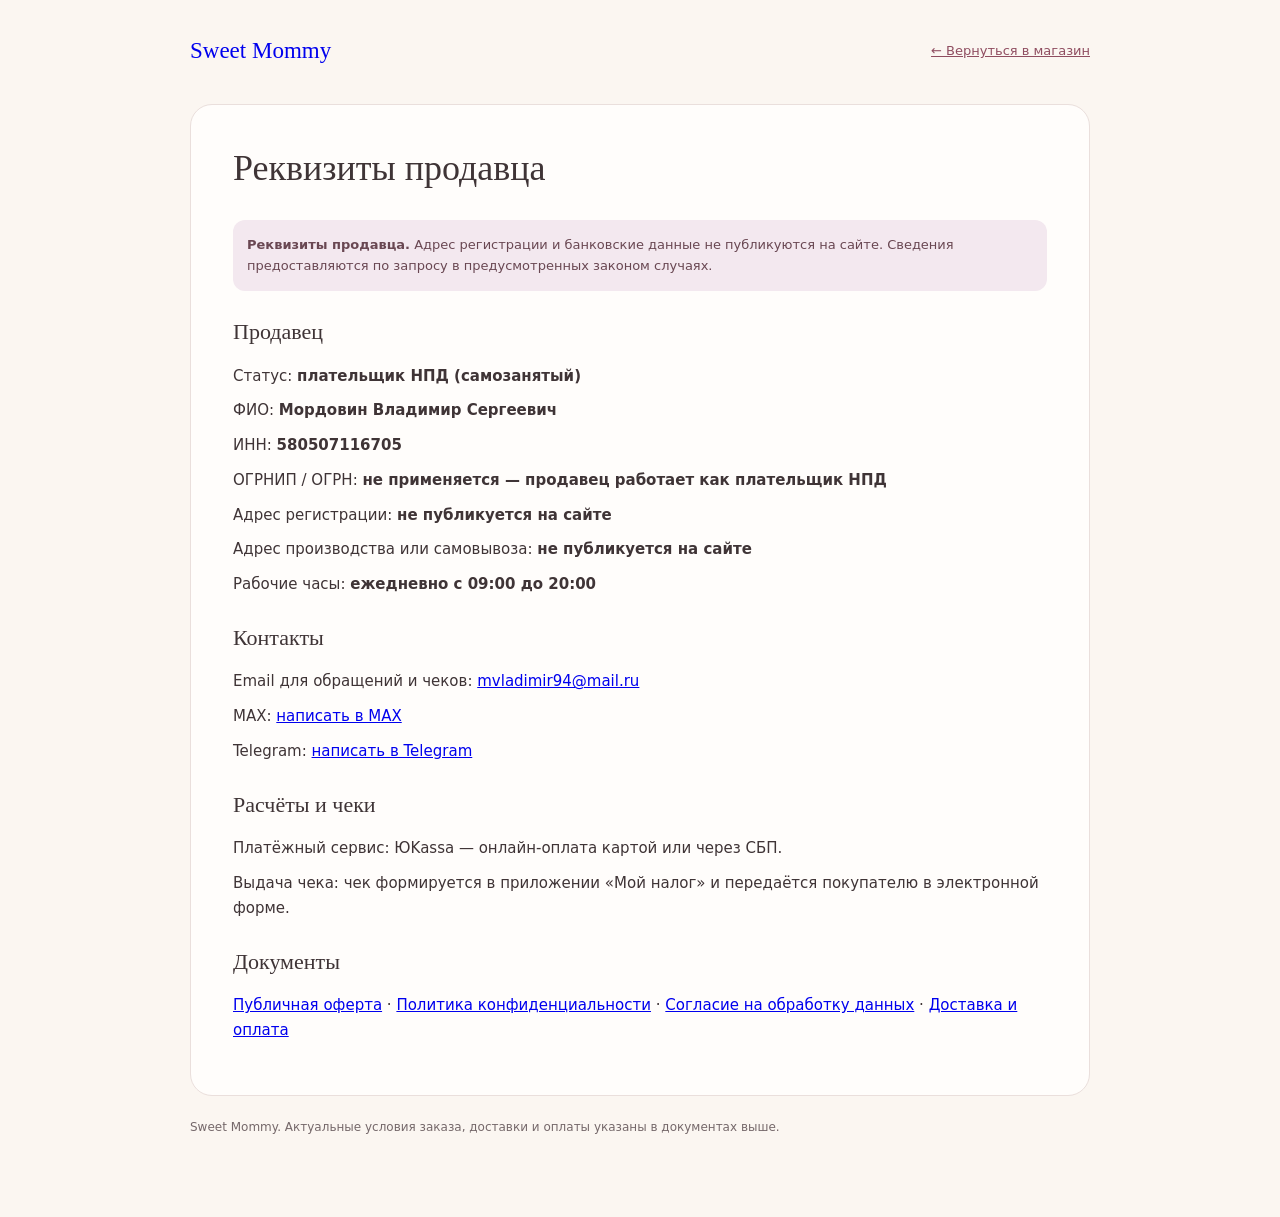
<file: legal/requisites.html>
<!doctype html>
<html lang="ru">
<head>
  <meta charset="utf-8">
  <meta name="viewport" content="width=device-width, initial-scale=1">
  <title>Реквизиты — Sweet Mommy</title>
  <link rel="stylesheet" href="legal.css">
</head>
<body>
  <main class="legal-wrap">
    <header class="legal-header">
      <a class="legal-brand" href="../index.html">Sweet Mommy</a>
      <a class="legal-back" href="../index.html">← Вернуться в магазин</a>
    </header>
    <article class="legal-card">
      <h1>Реквизиты продавца</h1>
      <div class="legal-note"><strong>Реквизиты продавца.</strong> Адрес регистрации и банковские данные не публикуются на сайте. Сведения предоставляются по запросу в предусмотренных законом случаях.</div>

      <h2>Продавец</h2>
      <p>Статус: <strong>плательщик НПД (самозанятый)</strong></p>
      <p>ФИО: <strong>Мордовин Владимир Сергеевич</strong></p>
      <p>ИНН: <strong>580507116705</strong></p>
      <p>ОГРНИП / ОГРН: <strong>не применяется — продавец работает как плательщик НПД</strong></p>
      <p>Адрес регистрации: <strong>не публикуется на сайте</strong></p>
      <p>Адрес производства или самовывоза: <strong>не публикуется на сайте</strong></p>
      <p>Рабочие часы: <strong>ежедневно с 09:00 до 20:00</strong></p>

      <h2>Контакты</h2>
      <p>Email для обращений и чеков: <a href="mailto:mvladimir94@mail.ru">mvladimir94@mail.ru</a></p>
      <p>MAX: <a href="https://max.ru/id583607809709_bot" target="_blank" rel="noopener">написать в MAX</a></p>
      <p>Telegram: <a href="https://t.me/DVLADI58" target="_blank" rel="noopener">написать в Telegram</a></p>

      <h2>Расчёты и чеки</h2>
      <p>Платёжный сервис: ЮKassa — онлайн-оплата картой или через СБП.</p>
      <p>Выдача чека: чек формируется в приложении «Мой налог» и передаётся покупателю в электронной форме.</p>

      <h2>Документы</h2>
      <p><a href="offer.html">Публичная оферта</a> · <a href="privacy.html">Политика конфиденциальности</a> · <a href="consent.html">Согласие на обработку данных</a> · <a href="delivery-payment.html">Доставка и оплата</a></p>
    </article>
    <p class="legal-footer">Sweet Mommy. Актуальные условия заказа, доставки и оплаты указаны в документах выше.</p>
  </main>
</body>
</html>
</file>
<file: styles.css>
:root {
  --ink: #4e3047;
  --muted: #86647d;
  --cream: #fff5f1;
  --paper: rgba(255, 252, 253, .72);
  --line: rgba(255, 255, 255, .66);
  --rose: #e95f95;
  --rose-dark: #bd3975;
  --lilac: #e3d1ff;
  --peach: #ffb08e;
  --violet: #7a5bd6;
  --shadow: 0 24px 70px rgba(120, 62, 116, .18);
  --radius-lg: 28px;
  --radius-md: 18px;
}

* { box-sizing: border-box; }
html { scroll-behavior: smooth; }
body { margin: 0; color: var(--ink); background: #fff7f2; font-family: Inter, ui-sans-serif, system-ui, -apple-system, BlinkMacSystemFont, "Segoe UI", sans-serif; line-height: 1.5; }
body.is-locked { overflow: hidden; }
a { color: inherit; }
button, input, select, textarea { font: inherit; }
button { cursor: pointer; }
button:disabled { cursor: wait; opacity: .62; }
.topline { padding: 9px 16px; background: var(--violet); color: #fffaf7; text-align: center; font-size: 12px; letter-spacing: .03em; }
.site-header { position: sticky; top: 0; z-index: 20; display: flex; align-items: center; gap: 28px; padding: 15px max(20px, calc((100vw - 1180px) / 2)); background: rgba(255, 250, 252, .64); border-bottom: 1px solid rgba(255, 255, 255, .72); box-shadow: 0 12px 35px rgba(120, 62, 116, .08); backdrop-filter: blur(22px) saturate(150%); }
.brand, .footer-brand { display: flex; align-items: center; gap: 10px; text-decoration: none; white-space: nowrap; }
.brand strong, .footer-brand strong { display: block; font-family: Georgia, serif; font-size: 18px; font-weight: 500; letter-spacing: .02em; }
.brand small, .footer-brand small { display: block; color: var(--muted); font-size: 10px; letter-spacing: .08em; text-transform: uppercase; }
.brand-mark { display: grid; width: 36px; height: 36px; place-items: center; border-radius: 50%; background: var(--lilac); color: var(--rose-dark); font-size: 20px; }
.main-nav { display: flex; flex: 1; justify-content: center; gap: 22px; color: var(--muted); font-size: 13px; }
.main-nav a, .footer-links a { text-decoration: none; }
.main-nav a:hover, .footer-links a:hover { color: var(--rose-dark); }
.icon-button { border: 1px solid var(--line); border-radius: 999px; padding: 9px 13px; color: var(--ink); background: var(--paper); font-size: 13px; }
.cart-count { display: inline-grid; min-width: 20px; height: 20px; margin-left: 4px; padding: 0 5px; place-items: center; border-radius: 999px; background: var(--rose); color: white; font-size: 11px; }
.section-wrap { width: min(1180px, calc(100% - 40px)); margin: 0 auto; }
.hero { display: grid; grid-template-columns: 1.05fr .95fr; gap: 28px; align-items: stretch; padding-top: 54px; }
.hero-copy { display: flex; flex-direction: column; justify-content: center; padding: clamp(16px, 5vw, 56px) 0; }
.eyebrow { margin: 0 0 12px; color: var(--rose-dark); font-size: 11px; font-weight: 700; letter-spacing: .15em; }
h1, h2, h3 { font-family: Georgia, "Times New Roman", serif; font-weight: 500; }
h1 { max-width: 650px; margin: 0 0 18px; font-size: clamp(40px, 5.2vw, 70px); line-height: 1.02; letter-spacing: -.04em; }
h2 { margin: 0; font-size: clamp(27px, 3vw, 42px); line-height: 1.1; letter-spacing: -.025em; }
h3 { margin: 0 0 5px; font-size: 21px; }
.hero-text { max-width: 540px; margin: 0 0 25px; color: var(--muted); font-size: 17px; }
.hero-actions, .contact-actions { display: flex; flex-wrap: wrap; gap: 10px; }
.button { display: inline-flex; min-height: 46px; align-items: center; justify-content: center; padding: 0 18px; border: 1px solid transparent; border-radius: 999px; text-decoration: none; font-size: 13px; font-weight: 700; transition: transform .18s ease, box-shadow .18s ease, background .18s ease; }
.button:hover { transform: translateY(-2px); }
.button-primary { background: var(--rose-dark); color: white; box-shadow: 0 10px 24px rgba(143, 77, 96, .22); }
.button-primary:hover { background: #7a3f50; }
.button-secondary { border-color: var(--line); background: rgba(255, 253, 251, .7); color: var(--ink); }
.button-wide { width: 100%; }
.hero-trust { display: flex; flex-wrap: wrap; gap: 18px; margin-top: 29px; color: var(--muted); font-size: 12px; }
.hero-trust span:first-child { color: var(--rose-dark); font-weight: 700; }
.hero-art { position: relative; min-height: 510px; overflow: hidden; border-radius: var(--radius-lg); background: #ffd4c3; box-shadow: var(--shadow); }
.hero-art::after { position: absolute; right: -8%; bottom: -18%; width: 75%; height: 52%; border-radius: 50%; background: rgba(255, 255, 255, .23); content: ""; }
.bouquet-wrap { position: absolute; z-index: 2; right: 22%; bottom: 12%; display: grid; width: 145px; height: 205px; place-items: center; border-radius: 30px 30px 48px 48px; transform: rotate(5deg); background: #fff0ea; box-shadow: 0 25px 30px rgba(85, 45, 52, .18); color: var(--rose-dark); font-family: Georgia, serif; font-size: 16px; line-height: 1.05; text-align: center; }
.bouquet-wrap::before { position: absolute; top: -120px; width: 7px; height: 150px; border-radius: 999px; background: #5f765c; content: ""; transform: rotate(-15deg); box-shadow: 25px 15px 0 #738c67, -25px 12px 0 #8fa37b; }
.flower { position: absolute; z-index: 3; display: grid; width: 94px; height: 94px; place-items: center; border-radius: 50%; background: rgba(255, 255, 255, .38); box-shadow: 0 18px 30px rgba(93, 55, 63, .14); font-size: 62px; }
.flower-a { top: 24%; left: 22%; transform: rotate(-13deg); }.flower-b { top: 14%; left: 48%; transform: rotate(12deg); }.flower-c { top: 26%; right: 17%; transform: rotate(18deg); }
.art-note { position: absolute; z-index: 4; right: 22px; bottom: 22px; padding: 8px 12px; border: 1px solid rgba(255,255,255,.45); border-radius: 999px; background: rgba(255,255,255,.35); font-size: 11px; letter-spacing: .06em; text-transform: uppercase; }
.section-block { padding-top: 96px; }
.section-heading { display: flex; align-items: end; justify-content: space-between; gap: 20px; margin-bottom: 22px; }
.section-note { max-width: 260px; color: var(--muted); font-size: 12px; text-align: right; }
.filters { display: flex; flex-wrap: wrap; gap: 8px; margin-bottom: 24px; }
.filter { padding: 9px 14px; border: 1px solid var(--line); border-radius: 999px; background: transparent; color: var(--muted); font-size: 12px; }.filter.is-active, .filter:hover { border-color: var(--rose); background: var(--rose); color: white; }
.product-grid { display: grid; grid-template-columns: repeat(3, 1fr); gap: 17px; }
.product-card { overflow: hidden; border: 1px solid var(--line); border-radius: var(--radius-md); background: var(--paper); transition: transform .2s ease, box-shadow .2s ease; }.product-card:hover { transform: translateY(-4px); box-shadow: var(--shadow); }
.product-art { position: relative; display: grid; min-height: 270px; place-items: center; overflow: hidden; background: var(--product-bg, var(--lilac)); }
.product-art::before { position: absolute; width: 210px; height: 210px; border: 1px solid rgba(255,255,255,.5); border-radius: 50%; content: ""; }.product-art::after { position: absolute; bottom: -20px; width: 130px; height: 160px; border-radius: 35px 35px 50px 50px; background: rgba(255,255,255,.55); content: ""; transform: rotate(7deg); }
.product-emoji { position: relative; z-index: 2; font-size: 92px; filter: drop-shadow(0 16px 14px rgba(80, 45, 52, .13)); }
.product-badge { position: absolute; z-index: 3; top: 14px; left: 14px; padding: 6px 9px; border-radius: 999px; background: rgba(255,255,255,.72); color: var(--rose-dark); font-size: 10px; font-weight: 700; letter-spacing: .08em; text-transform: uppercase; }.product-body { padding: 18px; }.product-title { margin: 0 0 7px; font-family: Georgia, serif; font-size: 22px; }.product-description { min-height: 44px; margin: 0 0 18px; color: var(--muted); font-size: 13px; }.product-meta { display: flex; align-items: center; justify-content: space-between; gap: 10px; }.product-price { font-size: 18px; font-weight: 800; }.add-button { padding: 10px 13px; border: 0; border-radius: 999px; background: var(--ink); color: #fffaf7; font-size: 12px; font-weight: 700; }.add-button:hover { background: var(--rose-dark); }
.how-section { padding-bottom: 10px; }.steps-grid { display: grid; grid-template-columns: repeat(4, 1fr); gap: 1px; overflow: hidden; border: 1px solid var(--line); border-radius: var(--radius-md); background: var(--line); }.steps-grid article { min-height: 190px; padding: 22px; background: var(--paper); }.steps-grid span { display: inline-block; margin-bottom: 28px; color: var(--rose-dark); font-size: 12px; font-weight: 800; letter-spacing: .1em; }.steps-grid p { margin: 0; color: var(--muted); font-size: 13px; }
.delivery-card { display: grid; grid-template-columns: 1fr 1fr; gap: 30px; padding: clamp(24px, 5vw, 50px); border-radius: var(--radius-lg); background: var(--violet); color: #fffaf7; }.delivery-card .eyebrow { color: #e8dcff; }.delivery-card p:not(.eyebrow) { max-width: 500px; color: rgba(255,250,247,.78); }.delivery-list { align-self: center; }.delivery-list div { display: flex; justify-content: space-between; gap: 20px; padding: 15px 0; border-bottom: 1px solid rgba(255,250,247,.25); font-size: 13px; }.delivery-list span { color: rgba(255,250,247,.78); text-align: right; }
.contact-section { display: flex; align-items: center; justify-content: space-between; gap: 30px; padding-top: 96px; padding-bottom: 96px; }.contact-section p:not(.eyebrow) { max-width: 510px; color: var(--muted); }.contact-actions { flex-shrink: 0; }
.site-footer { display: grid; grid-template-columns: 1fr 2fr; gap: 25px; padding: 35px max(20px, calc((100vw - 1180px) / 2)); border-top: 1px solid var(--line); background: var(--paper); }.footer-links { display: flex; flex-wrap: wrap; justify-content: end; gap: 10px 18px; color: var(--muted); font-size: 12px; }.footer-note { grid-column: 1 / -1; margin: 0; color: var(--muted); font-size: 11px; }
.cart-drawer, .modal-backdrop { display: none; position: fixed; z-index: 50; inset: 0; }.cart-drawer.is-open, .modal-backdrop.is-open { display: block; }.drawer-backdrop, .modal-backdrop { background: rgba(63,52,54,.38); }.drawer-backdrop { position: absolute; inset: 0; }.drawer-panel { position: absolute; top: 0; right: 0; display: flex; width: min(470px, 100%); height: 100%; flex-direction: column; padding: 24px; background: var(--paper); box-shadow: -20px 0 50px rgba(55, 32, 38, .16); animation: slide-in .2s ease; }.drawer-header, .modal-header { display: flex; align-items: start; justify-content: space-between; gap: 15px; }.drawer-header h2, .modal-header h2 { font-size: 30px; }.close-button { border: 0; background: transparent; color: var(--muted); font-size: 30px; line-height: 1; }.cart-items { flex: 1; overflow: auto; padding: 25px 0; }.cart-empty { padding: 20px 0; color: var(--muted); font-size: 14px; }.cart-row { display: grid; grid-template-columns: 60px 1fr auto; gap: 12px; align-items: center; padding: 12px 0; border-bottom: 1px solid var(--line); }.cart-thumb { display: grid; width: 60px; height: 60px; place-items: center; overflow: hidden; border-radius: 14px; background: var(--lilac); font-size: 32px; }.cart-thumb-image { display: block; width: 100%; height: 100%; object-fit: cover; }.cart-row strong { display: block; font-size: 13px; }.cart-row small { color: var(--muted); font-size: 11px; }.cart-qty { display: flex; align-items: center; gap: 6px; margin-top: 7px; }.cart-qty button { width: 24px; height: 24px; border: 1px solid var(--line); border-radius: 50%; background: var(--paper); }.cart-remove { border: 0; background: transparent; color: var(--rose-dark); font-size: 11px; }.cart-footer { padding-top: 18px; border-top: 1px solid var(--line); }.total-line, .summary-line, .summary-total { display: flex; align-items: center; justify-content: space-between; gap: 10px; }.total-line { margin-bottom: 14px; font-size: 17px; }.total-line strong, .summary-total b { font-size: 21px; }
.modal-backdrop { padding: 22px; overflow: auto; }.checkout-modal { position: relative; width: min(940px, 100%); margin: 2vh auto; padding: clamp(22px, 4vw, 38px); border-radius: 24px; background: var(--paper); box-shadow: var(--shadow); }.checkout-modal .modal-header { margin-bottom: 25px; }.checkout-note { margin: 8px 0 0; color: var(--muted); font-size: 12px; }.checkout-layout { display: grid; grid-template-columns: 1.35fr .65fr; gap: 25px; }fieldset { margin: 0 0 19px; padding: 0; border: 0; }legend { margin-bottom: 12px; font-family: Georgia, serif; font-size: 21px; } .form-grid { display: grid; grid-template-columns: 1fr 1fr; gap: 12px; }label { display: grid; gap: 6px; color: var(--muted); font-size: 12px; font-weight: 600; }.full { grid-column: 1 / -1; }input, select, textarea { width: 100%; border: 1px solid var(--line); border-radius: 12px; padding: 11px 12px; outline: none; background: var(--cream); color: var(--ink); font-size: 13px; }textarea { resize: vertical; }input:focus, select:focus, textarea:focus { border-color: var(--rose); box-shadow: 0 0 0 3px rgba(181, 110, 128, .14); }.radio-row, .check-row { display: flex; grid-template-columns: none; align-items: flex-start; gap: 10px; margin: 10px 0; color: var(--ink); font-weight: 400; }.radio-row input, .check-row input { width: auto; margin-top: 3px; accent-color: var(--rose-dark); }.radio-row span, .check-row span { display: grid; gap: 2px; }.radio-row small { color: var(--muted); font-size: 11px; }.check-row { font-size: 11px; }.check-row a { color: var(--rose-dark); }.order-summary { align-self: start; padding: 20px; border-radius: 18px; background: var(--cream); }.order-summary h3 { margin: 0 0 16px; font-size: 23px; }.summary-product { display: flex; justify-content: space-between; gap: 10px; padding: 8px 0; border-bottom: 1px solid var(--line); font-size: 12px; }.summary-product small { color: var(--muted); }.summary-line { margin-top: 14px; color: var(--muted); font-size: 13px; }.summary-total { margin: 18px 0; padding-top: 14px; border-top: 1px solid var(--line); font-size: 16px; }.secure-note { margin: 12px 0 0; color: var(--muted); font-size: 10px; line-height: 1.4; }.form-message { margin-top: 12px; color: var(--rose-dark); font-size: 13px; }.form-message.success { color: #527454; }.form-message.error { color: #a04747; }
.payment-status-notice { position: fixed; z-index: 90; right: 18px; bottom: 18px; width: min(420px, calc(100vw - 32px)); padding: 15px 48px 15px 17px; border: 1px solid rgba(181, 110, 128, .24); border-radius: 17px; background: rgba(255, 250, 246, .96); box-shadow: 0 18px 46px rgba(68, 31, 52, .2); color: var(--ink); font-size: 13px; line-height: 1.45; backdrop-filter: blur(16px); }.payment-status-notice p { margin: 0; }.payment-status-notice b { display: inline-block; margin-top: 3px; }.payment-status-notice button { position: absolute; top: 8px; right: 10px; width: 30px; height: 30px; border: 0; border-radius: 50%; background: transparent; color: var(--muted); font-size: 24px; line-height: 1; cursor: pointer; }.payment-status-notice[data-status="success"] { border-color: rgba(82, 116, 84, .28); }.payment-status-notice[data-status="error"] { border-color: rgba(160, 71, 71, .26); }.payment-status-notice[data-status="pending"], .payment-status-notice[data-status="checking"] { border-color: rgba(154, 112, 205, .3); }
.cookie-banner { position: fixed; z-index: 40; right: 18px; bottom: 18px; display: flex; max-width: 540px; align-items: center; gap: 16px; padding: 15px 17px; border: 1px solid var(--line); border-radius: 16px; background: var(--paper); box-shadow: var(--shadow); font-size: 11px; }.cookie-banner a { color: var(--rose-dark); }.cookie-banner .button { min-height: 36px; padding: 0 13px; font-size: 11px; }
.payment-fixed { align-items: center; }
.delivery-availability-note { grid-column: 1 / -1; margin-top: -3px; color: var(--rose-dark); font-size: 10px; font-weight: 700; line-height: 1.35; }
.payment-fixed .radio-dot { width: 16px; height: 16px; flex: 0 0 16px; margin-top: 2px; border: 4px solid var(--rose-dark); border-radius: 50%; background: var(--paper); }
.flowwow-section { padding-top: 20px; }
.flowwow-card { display: grid; grid-template-columns: 1fr auto; gap: 18px 30px; align-items: center; padding: clamp(24px, 4vw, 42px); border: 1px solid #ded5ff; border-radius: var(--radius-lg); background: #f1edff; box-shadow: 0 18px 45px rgba(104, 77, 177, .1); }
.flowwow-card h2 { margin: 0 0 10px; }
.flowwow-card p { max-width: 640px; margin: 0; color: var(--muted); }
.flowwow-proof { display: flex; flex-wrap: wrap; gap: 8px 18px; grid-column: 1 / -1; color: var(--rose-dark); font-size: 12px; font-weight: 700; }
.flowwow-proof span::before { content: "✦"; margin-right: 6px; color: var(--rose); }
.contact-section { display: grid; grid-template-columns: 1fr 1fr; align-items: start; }
.contact-panel { display: grid; gap: 18px; }
.contact-actions { display: flex; flex-wrap: wrap; gap: 10px; }
.contact-topics { display: flex; flex-wrap: wrap; gap: 8px; margin-top: 22px; }
.contact-topics span { padding: 8px 11px; border: 1px solid rgba(189, 57, 117, .16); border-radius: 999px; background: rgba(255, 192, 210, .28); color: var(--rose-dark); font-size: 11px; font-weight: 700; }
.lead-form { display: grid; gap: 11px; padding: 22px; border: 1px solid var(--line); border-radius: 20px; background: var(--paper); box-shadow: 0 14px 34px rgba(143, 105, 126, .07); }
.lead-form-title { margin: 0 !important; color: var(--ink) !important; font-family: Georgia, serif; font-size: 22px; }
.lead-form textarea { min-height: 84px; }
.lead-form .check-row { margin: 0; }
.file-field { gap: 7px; }
.file-field input[type="file"] { padding: 9px; border-style: dashed; background: rgba(255, 246, 241, .76); cursor: pointer; }
.file-field small { color: var(--muted); font-size: 10px; font-weight: 400; }
.file-preview { display: flex; min-height: 0; align-items: center; gap: 8px; color: var(--muted); font-size: 11px; }
.file-preview:empty { display: none; }
.file-preview img { width: 48px; height: 48px; border: 1px solid rgba(182, 46, 104, .16); border-radius: 10px; object-fit: cover; }
.product-card { position: relative; border: 1px solid rgba(255, 255, 255, .82); background: rgba(255, 255, 255, .54); box-shadow: 0 18px 42px rgba(116, 66, 111, .1), inset 0 1px 0 rgba(255, 255, 255, .8); backdrop-filter: blur(20px) saturate(135%); }
.product-card::after { position: absolute; z-index: -1; right: -32px; bottom: -42px; width: 130px; height: 130px; border-radius: 50%; background: rgba(190, 112, 232, .24); content: ""; filter: blur(20px); }
.product-art { min-height: 300px; background: var(--product-bg); }
.product-art::before { border-color: rgba(255, 255, 255, .74); box-shadow: 0 0 45px rgba(255, 255, 255, .35); }
.product-art::after { background: rgba(255, 255, 255, .3); box-shadow: 0 0 28px rgba(255, 255, 255, .32); }
.product-image { position: absolute; z-index: 1; width: 100%; height: 100%; object-fit: cover; object-position: center; filter: saturate(1.08) contrast(1.02); transition: transform .35s ease, filter .35s ease; }
.product-card:hover .product-image { transform: scale(1.045); filter: saturate(1.18) contrast(1.04); }
.product-art::after { z-index: 2; }
.product-emoji { z-index: 3; opacity: .62; font-size: 62px; text-shadow: 0 10px 20px rgba(85, 35, 73, .18); }
.product-badge { background: rgba(255, 255, 255, .72); color: var(--rose-dark); box-shadow: 0 8px 18px rgba(98, 43, 86, .12); backdrop-filter: blur(12px); }
.product-body { position: relative; z-index: 2; background: rgba(255, 255, 255, .32); }
.product-details { margin: 0 0 16px; border-top: 1px solid rgba(134, 100, 125, .14); border-bottom: 1px solid rgba(134, 100, 125, .14); color: var(--muted); font-size: 11px; }
.product-details summary { padding: 9px 0; color: var(--rose-dark); cursor: pointer; font-weight: 800; list-style-position: inside; }
.product-details p { margin: 0 0 10px; line-height: 1.45; }
.product-details dl { display: grid; gap: 7px; margin: 0 0 11px; }
.product-details dl div { display: grid; grid-template-columns: 78px 1fr; gap: 8px; }
.product-details dt { color: var(--ink); font-weight: 800; }
.product-details dd { margin: 0; }
.product-flowwow-link { display: inline-block; margin: 0 0 12px; color: var(--violet); font-size: 11px; font-weight: 800; text-decoration: none; }
.product-flowwow-link:hover { text-decoration: underline; }
.add-button { background: var(--rose-dark); box-shadow: 0 10px 20px rgba(189, 57, 117, .2); }
.add-button:hover { background: #a92f68; }
.filter { border-color: rgba(255, 255, 255, .8); background: rgba(255, 255, 255, .38); box-shadow: 0 8px 18px rgba(122, 77, 120, .06); backdrop-filter: blur(12px); }
.filter.is-active, .filter:hover { border-color: transparent; background: var(--rose); }
.section-block { position: relative; }
.section-block::before { position: absolute; z-index: -1; top: 50px; left: -8vw; width: 180px; height: 180px; border-radius: 50%; background: rgba(255, 147, 128, .17); content: ""; filter: blur(30px); }
.hero-art { background: #ffd4c3; box-shadow: 0 25px 70px rgba(210, 111, 88, .2), inset 0 1px 0 rgba(255, 255, 255, .8); }
.brand-mark { background: var(--rose); color: white; box-shadow: 0 8px 20px rgba(174, 74, 136, .2); }
.button-primary { background: var(--rose-dark); }
.button-primary:hover { background: #a92f68; }
@keyframes slide-in { from { transform: translateX(20px); opacity: .5; } to { transform: translateX(0); opacity: 1; } }
@media (max-width: 820px) { .site-header { gap: 14px; }.main-nav { display: none; }.hero { grid-template-columns: 1fr; padding-top: 28px; }.hero-art { min-height: 360px; }.product-grid { grid-template-columns: repeat(2, 1fr); }.steps-grid { grid-template-columns: repeat(2, 1fr); }.checkout-layout, .flowwow-card { grid-template-columns: 1fr; }.order-summary { order: 1; }.site-footer { grid-template-columns: 1fr; }.footer-links { justify-content: start; } }
@media (max-width: 560px) { .section-wrap { width: min(100% - 28px, 1180px); }.topline { font-size: 10px; }.site-header { padding: 12px 14px; }.brand small { display: none; }.cart-trigger { padding: 8px 10px; }.hero-art { min-height: 310px; }.flower { width: 70px; height: 70px; font-size: 45px; }.bouquet-wrap { right: 24%; bottom: 8%; width: 110px; height: 160px; }.product-grid { grid-template-columns: 1fr; }.product-art { min-height: 240px; }.section-heading, .contact-section { align-items: flex-start; flex-direction: column; }.section-note { max-width: none; text-align: left; }.delivery-card { grid-template-columns: 1fr; }.delivery-list div { align-items: start; flex-direction: column; gap: 3px; }.delivery-list span { text-align: left; }.form-grid { grid-template-columns: 1fr; }.full { grid-column: auto; }.cookie-banner { right: 10px; bottom: 10px; left: 10px; align-items: flex-start; flex-direction: column; gap: 10px; }.cookie-banner .button { width: 100%; } }
@media (max-width: 560px) { .contact-section { grid-template-columns: 1fr; } }

/* Sweet editorial redesign: real product photography, compact rhythm, clearer hierarchy */
:root {
  --ink: #382333;
  --muted: #876778;
  --cream: #fff8f4;
  --paper: rgba(255, 252, 250, .78);
  --line: rgba(93, 54, 77, .13);
  --rose: #e95b8d;
  --rose-dark: #b62e68;
  --peach: #ffc2ae;
  --violet: #7653c8;
  --shadow: 0 24px 65px rgba(91, 42, 74, .14);
}

body {
  background:
    radial-gradient(circle at 12% 16%, rgba(255, 205, 185, .24), transparent 25rem),
    radial-gradient(circle at 88% 34%, rgba(213, 190, 255, .18), transparent 28rem),
    var(--cream);
}

.topline {
  display: flex;
  justify-content: center;
  gap: clamp(18px, 5vw, 66px);
  padding: 10px 16px;
  background: #f3c2b2;
  border-bottom: 1px solid rgba(56, 35, 51, .08);
  color: var(--ink);
  font-size: 10px;
  letter-spacing: .13em;
  text-transform: uppercase;
}
.topline span:not(:last-child)::after { content: "•"; margin-left: clamp(18px, 5vw, 66px); color: var(--rose-dark); }
.site-header { background: rgba(255, 248, 244, .78); border-bottom-color: var(--line); box-shadow: 0 10px 30px rgba(91, 42, 74, .05); }
.brand strong { font-size: 19px; }
.brand small { color: var(--rose-dark); }
.brand-mark { width: 34px; height: 34px; border: 1px solid rgba(182, 46, 104, .34); border-radius: 12px; background: rgba(255, 255, 255, .44); color: var(--rose-dark); box-shadow: 0 6px 16px rgba(182, 46, 104, .1); font-family: Georgia, serif; font-size: 11px; font-weight: 700; letter-spacing: .08em; }
.brand strong { font-weight: 500; letter-spacing: .01em; }
.main-nav { color: #765568; }
.main-nav a { position: relative; padding: 5px 0; }
.main-nav a::after { position: absolute; right: 0; bottom: 0; left: 0; height: 1px; background: var(--rose); content: ""; transform: scaleX(0); transform-origin: right; transition: transform .2s ease; }
.main-nav a:hover::after { transform: scaleX(1); transform-origin: left; }
.icon-button { border-color: var(--line); background: rgba(255,255,255,.56); }
.hero { grid-template-columns: minmax(0, .9fr) minmax(450px, 1.1fr); gap: clamp(28px, 6vw, 84px); padding-top: clamp(32px, 5vw, 72px); }
.hero-copy { padding: clamp(10px, 4vw, 38px) 0; }
.eyebrow { color: var(--rose-dark); letter-spacing: .19em; }
h1 { max-width: 590px; margin-bottom: 22px; font-size: clamp(48px, 6.2vw, 78px); line-height: .94; letter-spacing: -.055em; }
h1 em { color: var(--rose-dark); font-style: normal; }
.hero-text { max-width: 490px; margin-bottom: 29px; color: #765568; font-size: 16px; line-height: 1.65; }
.button { min-height: 48px; padding: 0 20px; }
.button-primary { background: var(--ink); box-shadow: 0 12px 24px rgba(56, 35, 51, .18); }
.button-primary:hover { background: var(--rose-dark); }
.button-secondary { border-color: rgba(56, 35, 51, .16); background: rgba(255,255,255,.58); }
.hero-trust { gap: 11px 22px; margin-top: 34px; font-size: 11px; }
.hero-trust span { display: inline-flex; align-items: center; gap: 7px; }
.hero-trust span::before { width: 5px; height: 5px; border-radius: 50%; background: var(--peach); content: ""; }
.hero-trust span:first-child { color: var(--ink); }
.hero-art { min-height: 590px; overflow: hidden; border-radius: 34px; background: #f6d8cf; box-shadow: 0 30px 75px rgba(171, 87, 91, .16); }
.hero-art::before { position: absolute; top: -100px; right: -90px; width: 310px; height: 310px; border-radius: 50%; background: rgba(255,255,255,.43); content: ""; }
.hero-art::after { right: -12%; bottom: -24%; width: 92%; height: 52%; background: rgba(255, 246, 239, .34); }
.hero-art-label { position: absolute; z-index: 5; top: 22px; right: 24px; left: 24px; display: flex; justify-content: space-between; color: rgba(56,35,51,.62); font-size: 10px; letter-spacing: .14em; text-transform: uppercase; }
.hero-photo { position: absolute; z-index: 2; overflow: hidden; margin: 0; border: 7px solid rgba(255,255,255,.72); background: #eee; box-shadow: 0 24px 40px rgba(75, 35, 57, .2); }
.hero-photo img { display: block; width: 100%; height: 100%; object-fit: cover; }
.hero-photo-main { top: 12%; right: 17%; width: 63%; height: 70%; transform: rotate(3deg); }
.hero-photo-main img { object-position: center; }
.hero-photo-small { width: 31%; height: 27%; border-width: 5px; }
.hero-photo-one { top: 20%; left: 8%; transform: rotate(-8deg); }
.hero-photo-two { right: 7%; bottom: 10%; transform: rotate(7deg); }
.art-note { right: 24px; bottom: 24px; border-color: rgba(56,35,51,.14); background: rgba(255,255,255,.58); color: var(--ink); }
.section-block { padding-top: 78px; }
.section-block::before { background: rgba(255, 165, 139, .12); }
.section-heading { align-items: end; margin-bottom: 18px; }
.section-heading h2 { max-width: 720px; }
.section-note { max-width: 230px; color: #876778; }
.catalog-care-note { display: grid; grid-template-columns: auto 1fr 1fr; gap: 9px 18px; align-items: center; margin: 0 0 18px; padding: 12px 15px; border: 1px solid rgba(182, 46, 104, .14); border-radius: 16px; background: rgba(255, 243, 237, .72); color: var(--muted); font-size: 11px; line-height: 1.4; }
.catalog-care-note strong { color: var(--rose-dark); font-size: 11px; letter-spacing: .04em; text-transform: uppercase; }
.catalog-care-note span + span { padding-left: 18px; border-left: 1px solid rgba(182, 46, 104, .16); }
.filters { gap: 7px; margin-bottom: 18px; }
.filter { border-color: var(--line); background: rgba(255,255,255,.46); color: #765568; box-shadow: none; }
.filter.is-active, .filter:hover { background: var(--ink); }
.product-grid { grid-template-columns: repeat(5, minmax(0, 1fr)); gap: 12px; }
.product-card { border-color: rgba(255,255,255,.95); border-radius: 22px; background: rgba(255,255,255,.56); box-shadow: 0 16px 34px rgba(91,42,74,.08), inset 0 1px 0 #fff; }
.product-card:hover { box-shadow: 0 22px 42px rgba(91,42,74,.14); }
.product-card:first-child { grid-column: span 2; }
.product-card:first-child .product-art { min-height: 310px; }
.product-art { min-height: 238px; background: var(--product-bg); }
.product-art::before { width: 270px; height: 270px; border-color: rgba(255,255,255,.55); }
.product-art::after { background: rgba(255,255,255,.16); }
.product-image { filter: saturate(1.06) contrast(1.03); }
.product-card:hover .product-image { transform: scale(1.035); }
.product-body { padding: 15px 16px 17px; background: rgba(255,255,255,.48); }
.product-title { font-size: 21px; }
.product-description { color: #876778; }
.product-min-order { color: var(--violet); }
.product-handmade-note { margin: -3px 0 11px; color: var(--rose-dark); font-size: 10px; font-weight: 700; line-height: 1.4; }
.gallery-open { background: rgba(255,250,247,.86); color: var(--ink); }
.add-button { background: var(--ink); box-shadow: none; }
.add-button:hover { background: var(--rose-dark); }
.product-contact-link { text-decoration: none; display: inline-flex; align-items: center; justify-content: center; }
.how-section { padding-bottom: 0; }
.steps-grid { border-color: var(--line); background: var(--line); }
.steps-grid article { background: rgba(255,255,255,.54); }
.steps-grid span { color: var(--rose-dark); }
.delivery-card { background: var(--violet); box-shadow: 0 20px 50px rgba(91, 56, 160, .16); }
.flowwow-card { box-shadow: 0 18px 45px rgba(104, 77, 177, .08); }
.contact-section { padding-top: 78px; padding-bottom: 78px; }
.lead-form { border-color: var(--line); background: rgba(255,255,255,.58); }
.cookie-banner { border-color: var(--line); background: rgba(255,252,250,.88); }

@media (max-width: 900px) {
  .hero { grid-template-columns: 1fr minmax(360px, .9fr); gap: 28px; }
  .hero-art { min-height: 500px; }
  h1 { font-size: clamp(45px, 6vw, 64px); }
}
@media (max-width: 820px) {
  .topline { gap: 12px; }
  .topline span:not(:last-child)::after { margin-left: 12px; }
  .hero { grid-template-columns: 1fr; gap: 12px; }
  .hero-copy { padding-bottom: 18px; }
  .hero-art { min-height: 470px; }
  .product-card:first-child { grid-column: auto; }
  .product-card:first-child .product-art { min-height: 238px; }
}
@media (max-width: 560px) {
  .topline { justify-content: flex-start; overflow: hidden; white-space: nowrap; font-size: 8px; letter-spacing: .1em; }
  .topline span:nth-child(3) { display: none; }
  .hero-art { min-height: 360px; border-radius: 25px; }
  .hero-photo-main { top: 12%; right: 15%; width: 67%; height: 70%; }
  .hero-photo-small { width: 35%; height: 28%; }
  .hero-photo-one { left: 5%; }
  .hero-photo-two { right: 5%; bottom: 9%; }
  .hero-art-label { top: 16px; right: 17px; left: 17px; font-size: 8px; }
  h1 { font-size: clamp(44px, 14vw, 60px); }
  .section-block { padding-top: 60px; }
  .product-grid { gap: 12px; }
}
@media (prefers-reduced-motion: reduce) {
  *, *::before, *::after { scroll-behavior: auto !important; transition-duration: .01ms !important; animation-duration: .01ms !important; }
}

/* Compact catalog and product gallery */
.product-grid { gap: 12px; }
.product-art { min-height: 224px; }
.product-art::after { pointer-events: none; }
.product-art::before { pointer-events: none; }
.product-image { cursor: zoom-in; }
.product-body { padding: 14px; }
.product-heading { display: flex; align-items: flex-start; justify-content: space-between; gap: 8px; }
.product-title { margin-bottom: 4px; font-size: 19px; }
.product-description { min-height: 36px; margin-bottom: 10px; font-size: 12px; line-height: 1.45; }
.product-description { color: #6f4d5f; font-size: 12.5px; line-height: 1.45; }
.product-min-order { flex: none; padding-top: 4px; color: var(--violet); font-size: 10px; font-weight: 800; white-space: nowrap; }
.product-details { margin-bottom: 10px; }
.product-details summary { padding: 7px 0; }
.product-flowwow-link { margin-bottom: 8px; }
.product-meta { margin-top: 8px; }
.product-price { font-size: 17px; }
.add-button { padding: 8px 12px; font-size: 11px; }
.gallery-open { position: absolute; z-index: 4; right: 11px; bottom: 11px; padding: 7px 10px; border: 1px solid rgba(255,255,255,.76); border-radius: 999px; background: rgba(255,255,255,.74); color: var(--rose-dark); box-shadow: 0 8px 18px rgba(98,43,86,.12); backdrop-filter: blur(12px); cursor: pointer; font-size: 10px; font-weight: 800; }
.gallery-open:hover { background: #fff; transform: translateY(-1px); }
.gallery-modal { position: fixed; z-index: 80; inset: 0; display: none; place-items: center; padding: 18px; }
.gallery-modal.is-open { display: grid; }
.gallery-backdrop { position: absolute; inset: 0; background: rgba(43, 21, 48, .46); backdrop-filter: blur(9px); }
.gallery-panel { position: relative; z-index: 1; width: min(880px, 100%); max-height: min(720px, calc(100vh - 36px)); overflow: auto; padding: clamp(18px, 3vw, 28px); border: 1px solid rgba(255,255,255,.82); border-radius: 26px; background: rgba(255,250,248,.88); box-shadow: 0 28px 80px rgba(49, 19, 48, .28); backdrop-filter: blur(24px) saturate(125%); }
.gallery-header { display: flex; align-items: flex-start; justify-content: space-between; gap: 18px; margin-bottom: 16px; }
.gallery-header h2 { margin: 0; font-family: Georgia, serif; font-size: clamp(24px, 4vw, 36px); }
.gallery-layout { display: grid; grid-template-columns: minmax(0, 1.15fr) minmax(230px, .85fr); gap: 18px; align-items: stretch; }
.gallery-stage { min-height: 350px; overflow: hidden; border-radius: 20px; background: #f2e4f0; }
.gallery-stage img { display: block; width: 100%; height: 100%; min-height: 350px; object-fit: cover; }
.gallery-info { display: flex; flex-direction: column; justify-content: space-between; gap: 16px; padding: 4px 0; }
.gallery-info p { margin: 0; color: var(--muted); font-size: 13px; line-height: 1.6; }
.gallery-facts { display: grid; gap: 8px; margin: 0; padding-top: 2px; color: var(--muted); font-size: 12px; line-height: 1.45; }
.gallery-facts div { display: grid; grid-template-columns: 82px 1fr; gap: 10px; padding-top: 8px; border-top: 1px solid rgba(134, 100, 125, .14); }
.gallery-facts dt { color: var(--ink); font-weight: 800; }
.gallery-facts dd { margin: 0; }
.product-card > .product-body > .product-details { display: none; }
.customer-reviews { margin-top: 20px; padding-top: 20px; border-top: 1px solid rgba(134, 100, 125, .14); }
.customer-reviews-heading { display: flex; align-items: end; justify-content: space-between; gap: 12px; margin-bottom: 12px; }
.customer-reviews-heading h3 { margin: 0; font-family: Georgia, serif; font-size: 22px; }
.customer-reviews-heading > span { color: var(--muted); font-size: 11px; }
.review-list { display: grid; gap: 9px; margin-bottom: 16px; }
.review-empty { margin: 0; color: var(--muted); font-size: 12px; }
.customer-review { padding: 12px 14px; border: 1px solid rgba(182, 46, 104, .12); border-radius: 15px; background: rgba(255, 245, 240, .62); }
.customer-review-head { display: flex; justify-content: space-between; gap: 10px; color: var(--ink); font-size: 12px; }
.customer-review-head span { color: #c56a82; letter-spacing: .06em; }
.customer-review p { margin: 7px 0; color: var(--muted); font-size: 12px; line-height: 1.45; }
.customer-review img { display: block; width: min(220px, 100%); max-height: 180px; margin-top: 8px; border-radius: 12px; object-fit: cover; }
.customer-review small { color: var(--muted); font-size: 10px; }
.review-form { display: grid; gap: 10px; padding: 15px; border: 1px solid rgba(182, 46, 104, .13); border-radius: 16px; background: rgba(255, 255, 255, .52); }
.review-form-grid { display: grid; grid-template-columns: 1fr 1fr; gap: 10px; }
.review-form textarea { min-height: 78px; }
.review-form .button { justify-self: start; }
@media (max-width: 560px) { .customer-reviews-heading { align-items: start; flex-direction: column; }.review-form-grid { grid-template-columns: 1fr; }.review-form .button { width: 100%; } }

/* Final compact catalog layout */
.product-grid { grid-template-columns: repeat(3, minmax(0, 1fr)); gap: 14px; }
.product-card:first-child { grid-column: auto; }
.product-card:first-child .product-art,
.product-art { min-height: 212px; }
.product-body { padding: 13px; }
.product-title { font-size: 19px; }
.product-description { min-height: 0; margin-bottom: 9px; }
.product-handmade-note { margin-bottom: 8px; font-size: 10px; }

@media (max-width: 1200px) {
  .product-grid { grid-template-columns: repeat(4, minmax(0, 1fr)); gap: 12px; }
}

@media (max-width: 980px) {
  .product-grid { grid-template-columns: repeat(3, minmax(0, 1fr)); gap: 12px; }
  .product-card:first-child { grid-column: auto; }
  .product-card:first-child .product-art,
  .product-art { min-height: 205px; }
}

@media (max-width: 680px) {
  .product-grid { grid-template-columns: repeat(2, minmax(0, 1fr)); gap: 10px; }
  .product-art,
  .product-card:first-child .product-art { min-height: 168px; }
  .product-body { padding: 10px; }
  .product-title { font-size: 16px; line-height: 1.12; }
  .product-description { margin-bottom: 7px; font-size: 11px; line-height: 1.32; }
  .product-handmade-note { font-size: 9px; line-height: 1.25; }
  .product-price { font-size: 15px; }
  .add-button { padding: 7px 9px; font-size: 10px; }
}
.review-chip { position: absolute; z-index: 4; top: 43px; left: 11px; padding: 6px 9px; border: 1px solid rgba(255,255,255,.76); border-radius: 999px; background: rgba(255,255,255,.72); color: var(--violet); box-shadow: 0 8px 18px rgba(98,43,86,.1); backdrop-filter: blur(12px); font-size: 10px; font-weight: 800; }
.gallery-review { display: grid; grid-template-columns: 1fr minmax(200px, 320px); gap: 18px; align-items: center; margin-top: 18px; padding: 14px; border: 1px solid rgba(190,112,232,.2); border-radius: 18px; background: rgba(236,226,255,.46); }
.gallery-review[hidden] { display: none; }
.gallery-review-label { margin: 0 0 6px; color: var(--violet); font-size: 10px; font-weight: 900; letter-spacing: .1em; }
.gallery-review-meta { margin: 0 0 9px; color: var(--muted); font-size: 11px; }
.gallery-review blockquote { margin: 0; color: var(--ink); font-family: Georgia, serif; font-size: 19px; line-height: 1.35; }
.gallery-review img { display: block; width: 100%; max-height: 190px; object-fit: contain; border-radius: 12px; background: rgba(255,255,255,.52); }
.gallery-thumbs { display: grid; grid-template-columns: repeat(3, 1fr); gap: 8px; }
.gallery-thumb { aspect-ratio: 1; overflow: hidden; padding: 0; border: 2px solid transparent; border-radius: 12px; background: #f2e4f0; cursor: pointer; opacity: .74; transition: .2s ease; }
.gallery-thumb:hover, .gallery-thumb.is-active { border-color: var(--rose); opacity: 1; transform: translateY(-1px); }
.gallery-thumb img { display: block; width: 100%; height: 100%; object-fit: cover; }
@media (max-width: 820px) { .product-art { min-height: 205px; }.gallery-layout { grid-template-columns: 1fr; }.gallery-stage, .gallery-stage img { min-height: min(54vh, 430px); }.gallery-info { gap: 12px; }.gallery-review { grid-template-columns: 1fr; }.gallery-review img { max-height: 240px; } }
@media (max-width: 560px) { .product-art { min-height: 216px; }.gallery-modal { padding: 10px; }.gallery-panel { max-height: calc(100vh - 20px); border-radius: 20px; }.gallery-stage, .gallery-stage img { min-height: 250px; }.gallery-thumbs { grid-template-columns: repeat(4, 1fr); } }
@media (max-width: 820px) { .catalog-care-note { grid-template-columns: 1fr; gap: 7px; }.catalog-care-note span + span { padding-top: 7px; padding-left: 0; border-top: 1px solid rgba(182, 46, 104, .16); border-left: 0; } }

/* MAX Mini App: only catalog, delivery, checkout and payment path */
.is-max-miniapp body {
  background:
    radial-gradient(circle at 10% 0%, rgba(255, 196, 174, .22), transparent 22rem),
    radial-gradient(circle at 100% 40%, rgba(216, 190, 255, .2), transparent 24rem),
    var(--cream);
}
.is-max-miniapp .topline,
.is-max-miniapp .hero,
.is-max-miniapp #how,
.is-max-miniapp #delivery,
.is-max-miniapp #flowwow,
.is-max-miniapp #contacts { display: none; }
.is-max-miniapp .site-header {
  position: sticky;
  top: 0;
  z-index: 60;
  padding: 12px 14px;
  border-bottom-color: rgba(182, 46, 104, .12);
  background: rgba(255, 250, 247, .86);
  box-shadow: 0 10px 24px rgba(91, 42, 74, .08);
  backdrop-filter: blur(24px) saturate(150%);
}
.is-max-miniapp .brand small,
.is-max-miniapp .main-nav { display: none; }
.is-max-miniapp .brand { gap: 9px; }
.is-max-miniapp .brand strong { font-size: 18px; }
.is-max-miniapp .brand-mark { width: 34px; height: 34px; }
.is-max-miniapp .cart-trigger { margin-left: auto; min-height: 38px; padding: 8px 12px; }
.is-max-miniapp main { min-height: calc(100vh - 60px); }
.is-max-miniapp #catalog {
  max-width: 720px;
  margin: 0 auto;
  padding: 18px 14px 34px;
}
.is-max-miniapp .section-heading {
  display: none;
}
.is-max-miniapp .section-heading .eyebrow { margin-bottom: 5px; }
.is-max-miniapp .section-heading h2 {
  max-width: none;
  margin: 0;
  font-size: clamp(30px, 8vw, 44px);
  line-height: 1;
}
.is-max-miniapp .section-note {
  display: block;
  max-width: none;
  margin-top: 8px;
  font-size: 11px;
}
.is-max-miniapp .filters {
  margin: 0 -2px 12px;
  overflow-x: auto;
  flex-wrap: nowrap;
  padding-bottom: 3px;
}
.is-max-miniapp .filter { flex: 0 0 auto; padding: 8px 11px; font-size: 10px; }
.is-max-miniapp .catalog-care-note {
  display: none;
}
.is-max-miniapp .catalog-care-note strong { grid-row: span 2; align-self: center; max-width: 78px; font-size: 9px; }
.is-max-miniapp .catalog-care-note span + span { padding: 0; border: 0; }
.is-max-miniapp .product-grid { grid-template-columns: repeat(2, minmax(0, 1fr)); gap: 10px; }
.is-max-miniapp .product-art,
.is-max-miniapp .product-card:first-child .product-art { min-height: 162px; }
.is-max-miniapp .product-card { border-radius: 18px; }
.is-max-miniapp .product-body { padding: 10px; }
.is-max-miniapp .product-title { font-size: 16px; }
.is-max-miniapp .product-description { font-size: 11px; line-height: 1.34; }
.is-max-miniapp .product-description { display: -webkit-box; overflow: hidden; -webkit-box-orient: vertical; -webkit-line-clamp: 2; }
.is-max-miniapp .product-handmade-note { display: none; }
.is-max-miniapp .product-price { font-size: 16px; }
.is-max-miniapp .add-button { padding: 7px 9px; font-size: 10px; }
.is-max-miniapp .site-footer {
  display: block;
  padding: 15px 14px 22px;
  background: rgba(255, 250, 247, .72);
}
.is-max-miniapp .footer-brand,
.is-max-miniapp .footer-note { display: none; }
.is-max-miniapp .footer-links { justify-content: center; gap: 8px 12px; font-size: 10px; }
.is-max-miniapp .cookie-banner { display: none; }
.is-max-miniapp .gallery-modal { padding: 10px; }
.is-max-miniapp .gallery-panel { max-height: calc(100vh - 20px); border-radius: 20px; }
.is-max-miniapp .gallery-review,
.is-max-miniapp .customer-reviews,
.is-max-miniapp .review-chip { display: none; }
.is-max-miniapp .checkout-modal { margin: 0 auto; border-radius: 20px; }
.mini-cart-bar { display: none; }
.is-max-miniapp.has-mini-cart body { padding-bottom: 70px; }
.is-max-miniapp .mini-cart-bar.is-visible {
  position: fixed;
  z-index: 45;
  right: 10px;
  bottom: 10px;
  left: 10px;
  display: flex;
  align-items: center;
  justify-content: space-between;
  gap: 12px;
  padding: 9px 10px 9px 14px;
  border: 1px solid rgba(255,255,255,.86);
  border-radius: 18px;
  background: rgba(255, 250, 247, .86);
  box-shadow: 0 15px 35px rgba(91, 42, 74, .18);
  backdrop-filter: blur(22px) saturate(145%);
}
.mini-cart-bar span { display: grid; gap: 2px; color: var(--ink); font-size: 12px; }
.mini-cart-bar small { color: var(--muted); font-size: 10px; }
.mini-cart-bar .button { min-height: 36px; padding: 0 14px; font-size: 11px; }
.is-max-miniapp .mini-category-list { display: grid; gap: 8px; }
.is-max-miniapp .mini-category-list { grid-template-columns: 1fr !important; }
.is-max-miniapp .filters[hidden] { display: none !important; }
.is-max-miniapp .mini-category {
  overflow: hidden;
  border: 1px solid rgba(182, 46, 104, .14);
  border-radius: 18px;
  background: rgba(255, 250, 247, .66);
  box-shadow: 0 8px 20px rgba(91, 42, 74, .06);
}
.is-max-miniapp .mini-category > summary {
  display: flex;
  align-items: center;
  gap: 10px;
  min-height: 52px;
  padding: 10px 13px;
  color: var(--ink);
  cursor: pointer;
  list-style: none;
}
.is-max-miniapp .mini-category > summary::-webkit-details-marker { display: none; }
.is-max-miniapp .mini-category > summary::after {
  width: 22px;
  height: 22px;
  margin-left: 2px;
  border-radius: 50%;
  color: #b62e68;
  background: rgba(255, 203, 184, .72);
  content: "+";
  font-size: 16px;
  line-height: 21px;
  text-align: center;
}
.is-max-miniapp .mini-category[open] > summary::after { content: "−"; }
.is-max-miniapp .mini-category > summary span { display: grid; min-width: 0; gap: 2px; }
.is-max-miniapp .mini-category > summary b { overflow: hidden; font-size: 13px; text-overflow: ellipsis; white-space: nowrap; }
.is-max-miniapp .mini-category > summary small { overflow: hidden; color: var(--muted); font-size: 10px; text-overflow: ellipsis; white-space: nowrap; }
.is-max-miniapp .mini-category > summary em { order: 2; margin-left: auto; color: #9b5d76; font-size: 10px; font-style: normal; white-space: nowrap; }
.is-max-miniapp .mini-category-grid { display: grid; grid-template-columns: repeat(2, minmax(0, 1fr)); gap: 8px; padding: 0 8px 8px; }
.is-max-miniapp .mini-category-grid .product-card { min-width: 0; }
.is-max-miniapp .mini-category-grid .product-art { min-height: 144px; }
.is-max-miniapp .mini-category-grid .product-body { padding: 9px; }
.is-max-miniapp .mini-category-grid .product-title { font-size: 15px; }
.is-max-miniapp .mini-category-grid .product-description { -webkit-line-clamp: 2; }
.is-max-miniapp .mini-category-grid .product-meta { gap: 5px; }
@media (min-width: 681px) {
  .is-max-miniapp #catalog { max-width: 980px; padding-right: 22px; padding-left: 22px; }
  .is-max-miniapp .product-grid { grid-template-columns: repeat(4, minmax(0, 1fr)); }
  .is-max-miniapp .product-art,
  .is-max-miniapp .product-card:first-child .product-art { min-height: 190px; }
  .is-max-miniapp .mini-category-grid { grid-template-columns: repeat(4, minmax(0, 1fr)); }
}

/* Warm photo treatment and calmer checkout surfaces */
.hero-photo::after { position: absolute; z-index: 2; inset: 0; background: rgba(229, 177, 151, .12); mix-blend-mode: multiply; content: ""; pointer-events: none; }
.hero-photo img { filter: saturate(.88) sepia(.08) brightness(1.03) contrast(.96); }
.hero-photo-small { width: 38%; height: 33%; }
.hero-photo-one { top: 17%; left: 4%; }
.hero-photo-two { right: 4%; bottom: 8%; }
.product-image { filter: saturate(.92) sepia(.045) brightness(1.03) contrast(.97); }
.product-card:hover .product-image { filter: saturate(.98) sepia(.03) brightness(1.03) contrast(1); }
.checkout-modal { border: 1px solid rgba(182, 46, 104, .1); background: #fffaf6; box-shadow: 0 26px 80px rgba(68, 31, 52, .2); }
.order-summary { background: #fff1e9; }
.gallery-panel { background: rgba(255, 250, 246, .96); }
@media (max-width: 560px) { .hero-photo-small { width: 39%; height: 32%; }.hero-photo-one { top: 17%; left: 3%; }.hero-photo-two { right: 3%; bottom: 8%; } }
.field-note { display: block; margin-top: 4px; color: var(--muted); font-size: 10px; font-weight: 400; line-height: 1.35; }
.checkout-mobile-progress { display: none; }
@media (max-width: 820px) {
  .checkout-mobile-progress { display: grid; gap: 4px; margin: -5px 0 18px; padding: 12px 14px; border: 1px solid rgba(201, 62, 121, .18); border-radius: 15px; background: rgba(255, 239, 231, .78); color: var(--ink); font-size: 12px; line-height: 1.35; }
  .checkout-mobile-progress b { color: var(--rose-dark); }
  .checkout-mobile-progress span { color: var(--muted); }
  .checkout-layout .form-column { order: 0; }
  .checkout-layout .order-summary { order: 1; }
  .checkout-modal input, .checkout-modal select, .checkout-modal textarea { font-size: 16px; }
  .checkout-modal .form-message { margin: 16px 0 4px; padding: 11px 12px; border-radius: 12px; scroll-margin-top: 112px; }
  .checkout-modal .form-message.error { border: 1px solid rgba(160, 71, 71, .2); background: rgba(255, 232, 228, .92); }
  .checkout-modal .form-message.success { border: 1px solid rgba(82, 116, 84, .2); background: rgba(230, 244, 229, .92); }
  .checkout-modal [aria-invalid="true"] { border-color: #a04747; box-shadow: 0 0 0 3px rgba(160, 71, 71, .12); }
}

/* iOS-like translucent folders for the MAX Mini App catalog */
.is-max-miniapp .mini-category {
  position: relative;
  isolation: isolate;
  overflow: visible;
  border-color: rgba(255, 255, 255, .9);
  background: rgba(255, 255, 255, .34);
  box-shadow: 0 12px 28px rgba(91, 42, 74, .08), inset 0 1px 0 rgba(255,255,255,.82);
  backdrop-filter: blur(18px) saturate(135%);
}
.is-max-miniapp .mini-category::before {
  position: absolute;
  z-index: -1;
  inset: 0;
  border-radius: inherit;
  background: var(--mini-folder-tint, rgba(255, 205, 190, .3));
  content: "";
  pointer-events: none;
}
.is-max-miniapp .mini-category:nth-child(1) { --mini-folder-tint: rgba(255, 203, 184, .46); }
.is-max-miniapp .mini-category:nth-child(2) { --mini-folder-tint: rgba(229, 214, 237, .46); }
.is-max-miniapp .mini-category:nth-child(3) { --mini-folder-tint: rgba(246, 203, 216, .46); }
.is-max-miniapp .mini-category:nth-child(4) { --mini-folder-tint: rgba(215, 198, 245, .44); }
.is-max-miniapp .mini-category:nth-child(5) { --mini-folder-tint: rgba(238, 218, 190, .42); }
.is-max-miniapp .mini-category > summary {
  position: relative;
  overflow: visible;
  min-height: 58px;
  padding: 13px 13px 10px;
  background: rgba(255, 255, 255, .23);
  box-shadow: inset 0 -1px 0 rgba(255,255,255,.48);
}
.is-max-miniapp .mini-category > summary::before {
  position: absolute;
  top: -5px;
  left: 15px;
  width: 64px;
  height: 8px;
  border: 1px solid rgba(255,255,255,.9);
  border-bottom: 0;
  border-radius: 8px 8px 0 0;
  background: var(--mini-folder-tint, rgba(255, 205, 190, .46));
  box-shadow: inset 0 1px 0 rgba(255,255,255,.68);
  content: "";
}
.is-max-miniapp .mini-category-grid { padding-top: 8px; }
.is-max-miniapp .mini-category-grid .product-card {
  overflow: hidden;
  border-color: rgba(255,255,255,.8);
  background: rgba(255, 250, 247, .7);
  box-shadow: 0 8px 18px rgba(91, 42, 74, .08), inset 0 1px 0 rgba(255,255,255,.9);
}
.is-max-miniapp .mini-category-grid .product-art {
  border-radius: 13px 13px 10px 10px;
  background: rgba(255,255,255,.25);
}
.is-max-miniapp .mini-category > summary {
  min-height: 70px;
  padding: 14px 12px 11px;
  gap: 8px;
}
.is-max-miniapp .mini-folder-preview {
  display: flex !important;
  flex: 0 0 96px;
  align-items: center;
  justify-content: center;
  gap: 3px;
  min-width: 0;
  padding: 5px;
  border: 1px solid rgba(255,255,255,.82);
  border-radius: 12px;
  background: rgba(255,255,255,.31);
  box-shadow: inset 0 1px 0 rgba(255,255,255,.72), 0 4px 10px rgba(91,42,74,.06);
  backdrop-filter: blur(12px) saturate(135%);
  transition: opacity .2s ease, transform .2s ease, background .2s ease;
}
.is-max-miniapp .mini-folder-preview img,
.is-max-miniapp .mini-folder-preview i {
  display: block;
  flex: 0 0 20px;
  width: 20px;
  height: 20px;
  border: 1px solid rgba(255,255,255,.88);
  border-radius: 6px;
  object-fit: cover;
  box-shadow: 0 2px 5px rgba(91,42,74,.12);
}
.is-max-miniapp .mini-folder-preview i {
  display: grid;
  place-items: center;
  color: #8e516b;
  background: rgba(255,250,247,.76);
  font-size: 8px;
  font-style: normal;
  font-weight: 700;
}
.is-max-miniapp .mini-folder-copy {
  display: grid !important;
  flex: 1;
  min-width: 0;
  gap: 2px;
}
.is-max-miniapp .mini-category[open] .mini-folder-preview {
  background: rgba(255,255,255,.46);
  opacity: .8;
  transform: scale(.96);
}

/* Folder tiles: rounded rectangles keep the iOS folder preview readable */
.is-max-miniapp .mini-category-list {
  grid-template-columns: repeat(2, minmax(0, 1fr)) !important;
  align-items: start;
}
.is-max-miniapp .mini-category:not([open]) > summary {
  flex-direction: column;
  align-items: stretch;
  min-height: 178px;
  padding: 13px 12px 12px;
  gap: 9px;
}
.is-max-miniapp .mini-category:not([open]) > summary::after {
  position: absolute;
  top: 12px;
  right: 12px;
  margin: 0;
}
.is-max-miniapp .mini-category:not([open]) .mini-folder-preview {
  flex: 0 0 74px;
  width: 100%;
  height: 74px;
  padding: 7px;
  justify-content: space-around;
}
.is-max-miniapp .mini-category:not([open]) .mini-folder-preview img,
.is-max-miniapp .mini-category:not([open]) .mini-folder-preview i {
  flex-basis: 34px;
  width: 34px;
  height: 34px;
  border-radius: 10px;
}
.is-max-miniapp .mini-category:not([open]) .mini-folder-copy {
  flex: 0 0 auto;
  padding-right: 24px;
}
.is-max-miniapp .mini-category:not([open]) .mini-folder-copy b {
  display: -webkit-box;
  overflow: hidden;
  white-space: normal;
  -webkit-box-orient: vertical;
  -webkit-line-clamp: 2;
}
.is-max-miniapp .mini-category:not([open]) > summary em {
  margin: auto 0 0;
}
.is-max-miniapp .mini-category[open] {
  grid-column: 1 / -1;
}
@media (min-width: 681px) {
  .is-max-miniapp .mini-category-list { grid-template-columns: repeat(4, minmax(0, 1fr)) !important; }
  .is-max-miniapp .mini-category:not([open]) > summary { min-height: 194px; }
  .is-max-miniapp .mini-category:not([open]) .mini-folder-preview { height: 86px; flex-basis: 86px; }
  .is-max-miniapp .mini-category:not([open]) .mini-folder-preview img,
  .is-max-miniapp .mini-category:not([open]) .mini-folder-preview i { width: 38px; height: 38px; flex-basis: 38px; }
}

/* Quick offer rail and transparent overflow tile inside folders */
.is-max-miniapp .mini-category > summary::after { display: none; }
.is-max-miniapp .mini-category {
  border-color: rgba(255,255,255,.72);
  background: rgba(255,255,255,.22);
}
.is-max-miniapp .mini-category::before { opacity: .68; }
.is-max-miniapp .mini-category > summary { background: rgba(255,255,255,.12); }
.is-max-miniapp .mini-folder-preview { background: rgba(255,255,255,.2); }
.is-max-miniapp .mini-category-grid .mini-extra-product { display: none; }
.is-max-miniapp .mini-category-grid.is-expanded .mini-extra-product { display: block; }
.is-max-miniapp .mini-category[open] .mini-category-grid {
  grid-template-columns: none;
  grid-template-rows: none;
  grid-auto-flow: column;
  grid-auto-columns: calc(50% - 4px);
  overflow-x: auto;
  overscroll-behavior-inline: contain;
  scroll-behavior: smooth;
  scroll-snap-type: x mandatory;
  scrollbar-width: none;
}
.is-max-miniapp .mini-category[open] .mini-category-grid::-webkit-scrollbar { display: none; }
.is-max-miniapp .mini-category[open] .mini-category-grid .product-card,
.is-max-miniapp .mini-category[open] .mini-category-grid .mini-more-card { scroll-snap-align: start; }
.is-max-miniapp .mini-more-card {
  display: grid;
  min-width: 0;
  min-height: 144px;
  place-items: center;
  align-content: center;
  gap: 3px;
  padding: 10px;
  border: 1px solid rgba(255,255,255,.68);
  border-radius: 18px;
  color: #8d526d;
  background: rgba(255,255,255,.2);
  box-shadow: inset 0 1px 0 rgba(255,255,255,.75);
  backdrop-filter: blur(16px) saturate(135%);
  cursor: pointer;
  transition: transform .2s ease, background .2s ease;
}
.is-max-miniapp .mini-more-card:hover,
.is-max-miniapp .mini-more-card:focus-visible { background: rgba(255,255,255,.38); transform: translateY(-2px); }
.is-max-miniapp .mini-more-card strong {
  display: grid;
  width: 34px;
  height: 34px;
  place-items: center;
  border: 1px solid rgba(255,255,255,.8);
  border-radius: 50%;
  color: #b62e68;
  background: rgba(255,255,255,.34);
  font-size: 22px;
  font-weight: 400;
}
.is-max-miniapp .mini-more-card b { font-size: 11px; }
.is-max-miniapp .mini-more-card small { font-size: 9px; text-align: center; }
.is-max-miniapp .mini-top-offers {
  grid-column: 1 / -1;
  padding: 11px;
  border: 1px solid rgba(255,255,255,.72);
  border-radius: 20px;
  background: rgba(255,255,255,.18);
  box-shadow: 0 10px 24px rgba(91,42,74,.06), inset 0 1px 0 rgba(255,255,255,.78);
  backdrop-filter: blur(18px) saturate(135%);
}
.is-max-miniapp .mini-top-heading { display: grid; gap: 2px; margin: 0 2px 8px; }
.is-max-miniapp .mini-top-heading > span { color: #bd3970; font-size: 9px; font-weight: 800; letter-spacing: .14em; }
.is-max-miniapp .mini-top-heading b { color: var(--ink); font-size: 14px; }
.is-max-miniapp .mini-top-heading small { color: var(--muted); font-size: 10px; }
.is-max-miniapp .mini-top-grid { display: grid; grid-template-columns: repeat(2, minmax(0, 1fr)); gap: 7px; }
.is-max-miniapp .mini-top-card {
  display: grid;
  grid-template-columns: 52px minmax(0,1fr);
  align-items: center;
  gap: 7px;
  min-width: 0;
  min-height: 66px;
  padding: 6px 8px 6px 6px;
  border: 1px solid rgba(255,255,255,.82);
  border-radius: 17px;
  color: var(--ink);
  text-align: left;
  background: linear-gradient(135deg, rgba(255,255,255,.62), rgba(255,236,229,.34));
  box-shadow: inset 0 1px 0 rgba(255,255,255,.85), 0 6px 14px rgba(104,54,79,.04);
  cursor: pointer;
  transition: transform .2s ease, background .2s ease, box-shadow .2s ease;
}
.is-max-miniapp .mini-top-card:hover { transform: translateY(-2px); background: rgba(255,215,201,.54); box-shadow: inset 0 1px 0 rgba(255,255,255,.9), 0 10px 20px rgba(104,54,79,.1); }
.is-max-miniapp .mini-top-card:active { transform: translateY(0) scale(.98); }
.is-max-miniapp .mini-top-card:focus-visible { outline: 2px solid #c23d72; outline-offset: 2px; }
.is-max-miniapp .mini-top-photo { position: relative; width: 52px; height: 52px; }
.is-max-miniapp .mini-top-photo img { width: 52px; height: 52px; border: 2px solid rgba(255,255,255,.78); border-radius: 15px; object-fit: cover; }
.is-max-miniapp .mini-top-photo i { position: absolute; right: -3px; bottom: -3px; display: grid; width: 18px; height: 18px; place-items: center; border: 1px solid rgba(255,255,255,.9); border-radius: 50%; color: #8b3c5d; background: rgba(255,245,239,.86); font-size: 8px; font-style: normal; font-weight: 800; }
.is-max-miniapp .mini-top-info { display: grid; min-width: 0; gap: 3px; }
.is-max-miniapp .mini-top-info b { overflow: hidden; color: var(--ink); font-size: 10px; line-height: 1.15; text-overflow: ellipsis; white-space: nowrap; }
.is-max-miniapp .mini-top-info strong { color: #7c4260; font-size: 11px; }
.is-max-miniapp .mini-top-info small { color: #b7356b; font-size: 9px; font-weight: 800; }
@media (min-width: 681px) {
  .is-max-miniapp .mini-top-grid { grid-template-columns: repeat(4, minmax(0, 1fr)); }
}

/* Peach glass controls: calm at rest, warmer on hover, deeper on press */
:root {
  --peach-glass: rgba(255, 190, 166, .68);
  --peach-glass-hover: rgba(247, 151, 139, .86);
  --peach-glass-active: rgba(218, 103, 116, .94);
  --peach-ink: #5a3040;
}
.button, .add-button, .filter, .icon-button, .gallery-open,
.cart-qty button, .close-button {
  transition: background-color .2s ease, border-color .2s ease, color .2s ease, box-shadow .2s ease, transform .2s ease;
}
.button-primary, .add-button {
  border: 1px solid rgba(255,255,255,.66);
  background: var(--peach-glass);
  color: var(--peach-ink);
  box-shadow: 0 12px 26px rgba(207, 112, 99, .2), inset 0 1px 0 rgba(255,255,255,.72);
  backdrop-filter: blur(16px) saturate(125%);
}
.button-primary:hover, .add-button:hover {
  background: var(--peach-glass-hover);
  color: #fffaf7;
  box-shadow: 0 15px 30px rgba(207, 94, 107, .27), inset 0 1px 0 rgba(255,255,255,.7);
  transform: translateY(-2px);
}
.button-primary:active, .add-button:active,
.button-primary:focus-visible, .add-button:focus-visible {
  background: var(--peach-glass-active);
  color: #fff;
  box-shadow: 0 6px 14px rgba(177, 66, 91, .22), inset 0 2px 5px rgba(135, 48, 69, .16);
  transform: translateY(1px);
}
.button-secondary, .icon-button {
  border-color: rgba(207, 126, 111, .28);
  background: rgba(255, 248, 244, .62);
  color: var(--peach-ink);
  box-shadow: 0 8px 20px rgba(207, 126, 111, .09), inset 0 1px 0 rgba(255,255,255,.76);
  backdrop-filter: blur(14px) saturate(120%);
}
.button-secondary:hover, .icon-button:hover {
  border-color: rgba(224, 128, 116, .48);
  background: rgba(255, 214, 195, .78);
  color: var(--peach-ink);
  box-shadow: 0 12px 24px rgba(207, 112, 99, .16), inset 0 1px 0 rgba(255,255,255,.84);
  transform: translateY(-2px);
}
.button-secondary:active, .icon-button:active {
  background: rgba(240, 158, 143, .9);
  color: #fff;
  transform: translateY(1px);
}
.filter {
  border-color: rgba(207, 126, 111, .24);
  background: rgba(255, 248, 244, .54);
  color: var(--peach-ink);
}
.filter:hover {
  border-color: rgba(224, 128, 116, .44);
  background: rgba(255, 209, 190, .78);
  color: var(--peach-ink);
  transform: translateY(-1px);
}
.filter.is-active {
  border-color: rgba(255,255,255,.7);
  background: var(--peach-glass-active);
  color: #fff;
  box-shadow: 0 8px 18px rgba(190, 83, 99, .2), inset 0 1px 0 rgba(255,255,255,.48);
}
.gallery-open {
  border-color: rgba(255,255,255,.76);
  background: rgba(255, 224, 211, .74);
  color: var(--peach-ink);
}
.gallery-open:hover {
  border-color: rgba(255,255,255,.9);
  background: rgba(247, 151, 139, .88);
  color: #fff;
}
.gallery-open:active { background: rgba(218, 103, 116, .94); color: #fff; transform: translateY(1px); }
.close-button:hover {
  border-radius: 50%;
  background: rgba(255, 190, 166, .48);
  color: var(--peach-ink);
}
.cart-qty button:hover {
  border-color: rgba(224, 128, 116, .48);
  background: rgba(255, 209, 190, .72);
  color: var(--peach-ink);
}
.cart-qty button:active { background: rgba(218, 103, 116, .86); color: #fff; }
:is(.button, .add-button, .filter, .icon-button, .gallery-open, .cart-qty button, .close-button):focus-visible {
  outline: 3px solid rgba(218, 103, 116, .3);
  outline-offset: 3px;
}

/* Keep neighbouring cards compact when one description is open */
.product-grid { align-items: start; }
.product-card { align-self: start; height: fit-content; }
.product-details[open] {
  padding: 0 10px 8px;
  border-radius: 12px;
  background: rgba(255, 225, 211, .24);
  box-shadow: inset 0 1px 0 rgba(255,255,255,.44);
}
.product-details[open] summary { margin: 0 -10px 8px; padding: 8px 10px; border-radius: 12px 12px 0 0; background: rgba(255, 196, 174, .28); }
.product-details[open] p { margin-bottom: 9px; }

/* Make the glass finish readable even on a light card */
.button-primary, .add-button {
  background: rgba(255, 190, 166, .46);
  border-color: rgba(255,255,255,.86);
  box-shadow: 0 12px 28px rgba(207, 112, 99, .2), inset 0 1px 0 rgba(255,255,255,.82), inset 0 -1px 0 rgba(198, 92, 91, .12);
  -webkit-backdrop-filter: blur(18px) saturate(135%);
  backdrop-filter: blur(18px) saturate(135%);
}
.button-primary:hover, .add-button:hover { background: rgba(247, 151, 139, .78); }
.button-primary:active, .add-button:active { background: rgba(218, 103, 116, .92); }
.button-secondary, .icon-button, .filter, .gallery-open {
  -webkit-backdrop-filter: blur(18px) saturate(130%);
  backdrop-filter: blur(18px) saturate(130%);
}

/* Preview interaction: the selected visual gently comes forward without shifting the grid. */
@media (hover: hover) and (pointer: fine) {
  .is-max-miniapp .mini-category:not([open]) > summary:hover .mini-folder-preview,
  .is-max-miniapp .mini-category:not([open]) > summary:focus-visible .mini-folder-preview {
    transform: scale(1.035);
    background: rgba(255, 224, 211, .34);
    box-shadow: inset 0 1px 0 rgba(255,255,255,.86), 0 8px 16px rgba(91,42,74,.1);
  }
  .is-max-miniapp .mini-category:not([open]) > summary:hover .mini-folder-preview img,
  .is-max-miniapp .mini-category:not([open]) > summary:focus-visible .mini-folder-preview img {
    transform: scale(1.09) rotate(-2deg);
  }
  .is-max-miniapp .mini-category:not([open]) > summary:hover .mini-folder-preview img:nth-child(even),
  .is-max-miniapp .mini-category:not([open]) > summary:focus-visible .mini-folder-preview img:nth-child(even) {
    transform: scale(1.09) rotate(2deg);
  }
  .is-max-miniapp .mini-top-card:hover .mini-top-photo,
  .is-max-miniapp .mini-top-card:focus-visible .mini-top-photo {
    transform: scale(1.06);
  }
  .is-max-miniapp .mini-top-card:hover .mini-top-photo i,
  .is-max-miniapp .mini-top-card:focus-visible .mini-top-photo i {
    transform: scale(1.14);
  }
  .is-max-miniapp .mini-category-grid .product-card:hover .gallery-open,
  .is-max-miniapp .mini-category-grid .product-card:focus-within .gallery-open {
    transform: scale(1.07);
    box-shadow: 0 8px 16px rgba(207, 112, 99, .2), inset 0 1px 0 rgba(255,255,255,.86);
  }
}

.mini-folder-preview,
.mini-folder-preview img,
.mini-folder-preview i,
.mini-top-photo,
.mini-top-photo i,
.gallery-open { transition: transform .22s ease, background-color .22s ease, box-shadow .22s ease; }
.mini-folder-preview img,
.mini-folder-preview i,
.mini-top-photo,
.mini-top-photo i { will-change: transform; }
.is-max-miniapp .product-card.is-mini-recommended {
  border-color: rgba(218, 103, 116, .72);
  box-shadow: 0 0 0 3px rgba(255, 190, 166, .34), 0 16px 28px rgba(177, 66, 91, .18), inset 0 1px 0 rgba(255,255,255,.92);
}
.is-max-miniapp .mini-top-card.is-mini-recommended {
  border-color: rgba(218, 103, 116, .72);
  box-shadow: 0 0 0 3px rgba(255, 190, 166, .34), 0 12px 24px rgba(177, 66, 91, .18), inset 0 1px 0 rgba(255,255,255,.92);
}

/* New archive photos keep their original files, while the storefront gives them one warm, vivid look. */
.new-product-card .product-image {
  filter: saturate(1.14) sepia(.055) brightness(1.045) contrast(1.06);
}
.new-product-card .product-art::after {
  background: rgba(255, 183, 158, .14);
  mix-blend-mode: soft-light;
}
.gallery-modal.is-new-product .gallery-stage img,
.gallery-modal.is-new-product .gallery-thumb img {
  filter: saturate(1.14) sepia(.055) brightness(1.045) contrast(1.06);
}

/* A distinct MAX start screen: one clear promise, one action, then compact product folders. */
.is-max-miniapp .mini-welcome {
  position: relative;
  overflow: hidden;
  display: grid;
  gap: 9px;
  margin-bottom: 12px;
  padding: 18px 17px 16px;
  border: 1px solid rgba(255,255,255,.88);
  border-radius: 24px;
  background:
    radial-gradient(circle at 86% 8%, rgba(218, 190, 255, .65), transparent 38%),
    radial-gradient(circle at 10% 100%, rgba(255, 184, 157, .62), transparent 43%),
    rgba(255,255,255,.46);
  box-shadow: 0 16px 32px rgba(91,42,74,.1), inset 0 1px 0 rgba(255,255,255,.92);
  backdrop-filter: blur(22px) saturate(145%);
}
.is-max-miniapp .mini-welcome::after {
  position: absolute;
  right: -40px;
  bottom: -62px;
  width: 168px;
  height: 168px;
  border: 1px solid rgba(255,255,255,.72);
  border-radius: 50%;
  box-shadow: inset 0 0 0 18px rgba(255,255,255,.1), inset 0 0 0 38px rgba(255,255,255,.08);
  content: "";
  pointer-events: none;
}
.is-max-miniapp .mini-welcome-kicker,
.is-max-miniapp .mini-catalog-label span {
  color: #be3970;
  font-size: 9px;
  font-weight: 900;
  letter-spacing: .15em;
}
.is-max-miniapp .mini-welcome h1 {
  max-width: 290px;
  margin: 0;
  color: var(--ink);
  font-family: Georgia, serif;
  font-size: clamp(27px, 8vw, 38px);
  line-height: .98;
}
.is-max-miniapp .mini-welcome p {
  max-width: 310px;
  margin: 0;
  color: var(--muted);
  font-size: 11px;
  line-height: 1.45;
}
.is-max-miniapp .mini-welcome-meta {
  display: flex;
  flex-wrap: wrap;
  gap: 5px;
  color: #7f5268;
  font-size: 9px;
  font-weight: 800;
}
.is-max-miniapp .mini-welcome-meta span {
  padding: 5px 8px;
  border: 1px solid rgba(255,255,255,.76);
  border-radius: 999px;
  background: rgba(255,255,255,.34);
}
.is-max-miniapp .mini-welcome-cta {
  position: relative;
  z-index: 1;
  display: inline-flex;
  width: fit-content;
  align-items: center;
  gap: 8px;
  margin-top: 2px;
  padding: 10px 13px;
  border: 1px solid rgba(255,255,255,.78);
  border-radius: 999px;
  color: #fff;
  background: rgba(126, 56, 91, .9);
  box-shadow: 0 9px 18px rgba(126,56,91,.2), inset 0 1px 0 rgba(255,255,255,.32);
  font-size: 11px;
  font-weight: 900;
  text-decoration: none;
  transition: transform .2s ease, background .2s ease, box-shadow .2s ease;
}
.is-max-miniapp .mini-welcome-cta:hover { transform: translateY(-2px); background: rgba(190,57,112,.95); box-shadow: 0 12px 22px rgba(126,56,91,.25), inset 0 1px 0 rgba(255,255,255,.4); }
.is-max-miniapp .mini-welcome-cta:active { transform: scale(.98); }

/* Three visual routes beside the first promise: occasion, recipient and mood. */
.is-max-miniapp .mini-welcome,
.is-max-miniapp .mini-choice-stack { min-width: 0; }
.is-max-miniapp .mini-choice-stack {
  display: grid;
  grid-template-columns: minmax(0, 1fr);
  align-content: center;
  align-items: center;
  gap: 10px;
}
.is-max-miniapp .mini-choice-card {
  display: block;
  width: min(100%, 168px);
  aspect-ratio: 1;
  min-width: 0;
  padding: 6px;
  border: 1px solid rgba(255,255,255,.86);
  justify-self: center;
  border-radius: 27px;
  background: linear-gradient(145deg, rgba(255,255,255,.5), rgba(255,194,174,.25));
  box-shadow: inset 0 1px 0 rgba(255,255,255,.96), inset 0 -10px 22px rgba(255,172,153,.1), 0 12px 26px rgba(104,54,79,.1);
  backdrop-filter: blur(22px) saturate(155%);
  overflow: hidden;
  cursor: pointer;
  transition: transform .2s ease, background .2s ease, box-shadow .2s ease;
}
.is-max-miniapp .mini-choice-card:hover,
.is-max-miniapp .mini-choice-card:focus-visible {
  transform: translateY(-3px) scale(1.035);
  background: linear-gradient(145deg, rgba(255,255,255,.62), rgba(255,190,165,.38));
  box-shadow: inset 0 1px 0 rgba(255,255,255,.98), inset 0 -12px 24px rgba(255,172,153,.14), 0 16px 30px rgba(104,54,79,.14);
}
.is-max-miniapp .mini-choice-card:active { transform: scale(.97); }
.is-max-miniapp .mini-choice-card:focus-visible { outline: 2px solid #c23d72; outline-offset: 2px; }
.is-max-miniapp .mini-choice-card img {
  display: block;
  width: 100%;
  height: 100%;
  border: 1px solid rgba(255,255,255,.78);
  border-radius: 17px;
  object-fit: cover;
}

.pwa-install-button {
  display: none;
  min-height: 34px;
  padding: 0 11px;
  border: 1px solid rgba(182, 46, 104, .2);
  border-radius: 999px;
  color: var(--rose-dark);
  background: rgba(255, 255, 255, .42);
  box-shadow: inset 0 1px 0 rgba(255,255,255,.86);
  backdrop-filter: blur(14px) saturate(145%);
  font-size: 11px;
  font-weight: 800;
  white-space: nowrap;
}
.pwa-install-button:hover { transform: translateY(-1px); background: rgba(255, 194, 174, .4); }
.pwa-hint {
  position: fixed;
  z-index: 90;
  right: 12px;
  bottom: max(14px, env(safe-area-inset-bottom));
  left: 12px;
  max-width: 430px;
  margin: auto;
  padding: 12px 14px;
  border: 1px solid rgba(255,255,255,.86);
  border-radius: 16px;
  color: var(--ink);
  background: rgba(255, 248, 244, .88);
  box-shadow: var(--shadow);
  backdrop-filter: blur(20px) saturate(145%);
  font-size: 11px;
  line-height: 1.4;
}
[hidden] { display: none !important; }
@media (max-width: 560px) {
  .pwa-install-button { display: inline-flex; align-items: center; justify-content: center; }
  .site-header { padding-right: 10px; padding-left: 10px; }
  .is-max-miniapp .pwa-install-button { margin-left: auto; }
  .is-max-miniapp .cart-trigger { margin-left: 0; }
}
@media (display-mode: standalone) {
  body { padding-bottom: env(safe-area-inset-bottom); }
  .site-header { padding-top: max(12px, env(safe-area-inset-top)); }
  .pwa-install-button { display: none !important; }
}
@media (max-width: 680px) {
  .is-max-miniapp .mini-welcome { grid-column: 1; }
  .is-max-miniapp .mini-choice-stack { grid-column: 2; }
}
@media (min-width: 681px) {
  .is-max-miniapp .mini-welcome { grid-column: span 2; }
  .is-max-miniapp .mini-choice-stack { grid-column: span 2; }
}
@media (max-width: 420px) {
  .is-max-miniapp .mini-choice-card { width: min(100%, 142px); padding: 5px; border-radius: 22px; }
  .is-max-miniapp .mini-choice-card img { border-radius: 15px; }
}
.is-max-miniapp .mini-catalog-label {
  display: grid;
  gap: 3px;
  margin: 15px 2px 8px;
}
.is-max-miniapp .mini-catalog-label b {
  color: var(--ink);
  font-family: Georgia, serif;
  font-size: 20px;
  font-weight: 400;
}

/* Full website storefront layer: a clear buying path between the story and the shelf. */
.storefront-strip {
  position: relative;
  z-index: 2;
  display: grid;
  grid-template-columns: repeat(3, minmax(0, 1fr));
  gap: 10px;
  margin-top: -18px;
}
.storefront-strip a {
  display: grid;
  grid-template-columns: auto 1fr auto;
  align-items: center;
  gap: 11px;
  min-height: 74px;
  padding: 13px 15px;
  border: 1px solid rgba(255,255,255,.92);
  border-radius: 18px;
  color: var(--ink);
  background: rgba(255, 250, 247, .76);
  box-shadow: 0 14px 30px rgba(91,42,74,.08), inset 0 1px 0 rgba(255,255,255,.92);
  backdrop-filter: blur(18px) saturate(125%);
  text-decoration: none;
  transition: transform .2s ease, background .2s ease, box-shadow .2s ease;
}
.storefront-strip a:hover {
  transform: translateY(-4px);
  background: rgba(255, 221, 206, .82);
  box-shadow: 0 18px 34px rgba(177,66,91,.13), inset 0 1px 0 rgba(255,255,255,.95);
}
.storefront-strip a:active { transform: translateY(-1px) scale(.99); }
.storefront-index {
  display: grid;
  width: 31px;
  height: 31px;
  place-items: center;
  border: 1px solid rgba(190,57,112,.22);
  border-radius: 11px;
  color: var(--rose-dark);
  background: rgba(255,255,255,.52);
  font-size: 9px;
  font-weight: 900;
  letter-spacing: .06em;
}
.storefront-strip strong,
.storefront-strip small { display: block; }
.storefront-strip strong { margin-bottom: 4px; font-size: 13px; }
.storefront-strip small { color: var(--muted); font-size: 10px; line-height: 1.3; }
.storefront-strip a > b { color: var(--rose-dark); font-size: 17px; font-weight: 500; transition: transform .2s ease; }
.storefront-strip a:hover > b { transform: translate(2px, -2px); }

.hero-promise {
  display: flex;
  align-items: center;
  gap: 10px;
  width: min(100%, 475px);
  margin-top: 23px;
  padding: 10px 12px;
  border: 1px solid rgba(190,57,112,.14);
  border-radius: 16px;
  background: rgba(255,255,255,.46);
  box-shadow: inset 0 1px 0 rgba(255,255,255,.78);
}
.hero-promise-mark {
  display: grid;
  width: 32px;
  height: 32px;
  flex: 0 0 32px;
  place-items: center;
  border: 1px solid rgba(190,57,112,.28);
  border-radius: 11px;
  color: var(--rose-dark);
  background: rgba(255, 224, 211, .52);
  font-family: Georgia, serif;
  font-size: 10px;
  font-weight: 700;
}
.hero-promise b,
.hero-promise small { display: block; }
.hero-promise b { margin-bottom: 3px; color: var(--ink); font-size: 11px; }
.hero-promise small { color: var(--muted); font-size: 10px; line-height: 1.35; }

.storefront-custom-cta {
  display: flex;
  align-items: center;
  justify-content: space-between;
  gap: 24px;
  margin-top: 18px;
  padding: 19px 21px;
  border: 1px solid rgba(255,255,255,.9);
  border-radius: 21px;
  background:
    radial-gradient(circle at 92% 18%, rgba(218,190,255,.34), transparent 27%),
    rgba(255, 234, 224, .72);
  box-shadow: 0 15px 32px rgba(91,42,74,.08), inset 0 1px 0 rgba(255,255,255,.9);
}
.storefront-custom-cta .eyebrow { margin-bottom: 7px; font-size: 9px; }
.storefront-custom-cta h3 { margin: 0 0 5px; color: var(--ink); font-family: Georgia, serif; font-size: clamp(21px, 2.8vw, 29px); font-weight: 400; }
.storefront-custom-cta p:last-child { max-width: 590px; margin: 0; color: var(--muted); font-size: 12px; line-height: 1.45; }
.storefront-custom-cta .button { flex: none; }

/* The mini app has its own compact start screen and should not inherit the full storefront rail. */
.is-max-miniapp .storefront-strip,
.is-max-miniapp .storefront-custom-cta,
.is-max-miniapp .hero-promise { display: none; }

@media (max-width: 820px) {
  .storefront-strip { margin-top: 0; }
  .storefront-custom-cta { align-items: flex-start; flex-direction: column; gap: 14px; }
}
@media (max-width: 560px) {
  .storefront-strip { grid-template-columns: 1fr; gap: 7px; }
  .storefront-strip a { min-height: 61px; padding: 10px 12px; }
  .storefront-strip a:nth-child(2) { background: rgba(244, 235, 255, .7); }
  .storefront-strip a:nth-child(3) { background: rgba(255, 240, 222, .72); }
  .hero-promise { margin-top: 17px; }
  .storefront-custom-cta { margin-top: 13px; padding: 16px; }
  .storefront-custom-cta .button { width: 100%; }
}

/* Ways to order: the website and MAX are presented as two equal, calm choices. */
.apps-section { padding-top: 20px; }
.apps-grid {
  display: grid;
  grid-template-columns: repeat(2, minmax(0, 1fr));
  gap: 15px;
}
.app-access-card {
  display: flex;
  flex-direction: column;
  min-height: 305px;
  padding: 23px;
  border: 1px solid rgba(255,255,255,.92);
  border-radius: 25px;
  background: rgba(255, 249, 246, .74);
  box-shadow: 0 18px 38px rgba(104, 58, 86, .08), inset 0 1px 0 rgba(255,255,255,.95);
  backdrop-filter: blur(18px) saturate(135%);
}
.app-access-card-pwa { background: linear-gradient(135deg, rgba(255, 232, 220, .82), rgba(255, 249, 246, .68) 58%, rgba(233, 216, 255, .52)); }
.app-access-card-max { background: linear-gradient(135deg, rgba(246, 238, 255, .78), rgba(255, 249, 246, .76) 56%, rgba(255, 224, 205, .64)); }
.app-access-head { display: flex; align-items: center; gap: 13px; }
.app-access-icon {
  display: grid;
  width: 48px;
  height: 48px;
  flex: 0 0 48px;
  place-items: center;
  border: 1px solid rgba(255,255,255,.88);
  border-radius: 17px;
  color: var(--rose-dark);
  background: rgba(255, 255, 255, .5);
  box-shadow: inset 0 1px 0 rgba(255,255,255,.92), 0 9px 18px rgba(104,58,86,.08);
  font-family: Georgia, serif;
  font-size: 15px;
  font-weight: 700;
}
.app-access-icon-max { color: #6d4cc5; background: rgba(240, 232, 255, .68); }
.app-access-head .eyebrow { margin: 0 0 4px; font-size: 9px; }
.app-access-head h3 { margin: 0; color: var(--ink); font-family: Georgia, serif; font-size: 23px; font-weight: 400; }
.app-access-card > p { max-width: 500px; margin: 17px 0 14px; color: var(--muted); font-size: 13px; line-height: 1.52; }
.app-access-steps { display: grid; gap: 7px; margin: 0; padding: 0; list-style: none; }
.app-access-steps li { display: grid; grid-template-columns: 68px 1fr; gap: 9px; align-items: start; color: var(--muted); font-size: 11px; line-height: 1.4; }
.app-access-steps b { color: var(--rose-dark); font-size: 10px; letter-spacing: .04em; text-transform: uppercase; }
.app-access-button { width: fit-content; min-height: 43px; margin-top: auto; padding-right: 18px; padding-left: 18px; text-decoration: none; }
.app-access-card > small { margin-top: 10px; color: var(--muted); font-size: 10px; line-height: 1.35; }
.is-max-miniapp .apps-section { display: none; }
@media (max-width: 680px) {
  .apps-section { padding-top: 13px; }
  .apps-grid { grid-template-columns: 1fr; gap: 10px; }
  .app-access-card { min-height: 0; padding: 18px 16px; border-radius: 21px; }
  .app-access-head h3 { font-size: 21px; }
  .app-access-card > p { margin: 13px 0 12px; font-size: 12px; }
  .app-access-steps li { grid-template-columns: 61px 1fr; font-size: 10px; }
  .app-access-button { width: 100%; margin-top: 16px; }
}

/* Compact checkout: native calendar and time controls stay familiar on phones. */
.checkout-modal .modal-header { margin-bottom: 16px; }
.checkout-modal .modal-header h2 { margin: 0; font-size: clamp(28px, 3.4vw, 38px); line-height: 1.02; }
.checkout-note { max-width: 520px; margin-top: 6px; line-height: 1.42; }
.checkout-layout { align-items: start; gap: 16px; }
.form-column { display: grid; gap: 10px; }
.checkout-section {
  margin: 0;
  padding: 15px;
  border: 1px solid rgba(190, 86, 126, .14);
  border-radius: 17px;
  background: rgba(255, 246, 241, .72);
  box-shadow: inset 0 1px 0 rgba(255, 255, 255, .78);
}
.checkout-section legend {
  display: flex;
  align-items: center;
  gap: 7px;
  margin: 0 0 11px;
  color: var(--ink);
  font-family: Georgia, serif;
  font-size: 18px;
}
.checkout-section legend span {
  display: grid;
  width: 20px;
  height: 20px;
  place-items: center;
  border: 1px solid rgba(190, 86, 126, .25);
  border-radius: 50%;
  background: rgba(255, 226, 213, .78);
  color: var(--rose-dark);
  font-family: inherit;
  font-size: 11px;
  font-weight: 700;
}
.form-grid-compact { gap: 9px 10px; }
.checkout-section label { gap: 5px; font-size: 11px; }
.checkout-section input,
.checkout-section select,
.checkout-section textarea {
  min-height: 42px;
  padding: 10px 11px;
  border-color: rgba(164, 111, 135, .17);
  border-radius: 11px;
  background: rgba(255, 252, 249, .92);
}
.checkout-section textarea { min-height: 58px; }
.checkout-section-payment { padding-bottom: 12px; }
.checkout-section-payment .radio-row { margin: 0; }
.checkout-section-payment .radio-row b { font-size: 12px; }
.checkout-section-payment .radio-row small { margin-top: 2px; }
.checkout-consents {
  display: grid;
  gap: 4px;
  padding: 4px 2px 0;
}
.checkout-consents .check-row { margin: 0; line-height: 1.38; }
.summary-heading {
  display: flex;
  align-items: baseline;
  justify-content: space-between;
  gap: 8px;
  margin-bottom: 9px;
}
.summary-heading h3 { margin: 0; }
.summary-heading span {
  color: var(--rose-dark);
  font-size: 9px;
  font-weight: 800;
  letter-spacing: .04em;
  text-transform: uppercase;
  white-space: nowrap;
}
.order-summary {
  position: sticky;
  top: 16px;
  padding: 16px;
  border: 1px solid rgba(255, 255, 255, .86);
  border-radius: 18px;
  background: rgba(255, 238, 229, .88);
  box-shadow: 0 14px 28px rgba(104, 58, 86, .08), inset 0 1px 0 rgba(255,255,255,.74);
}
.order-summary h3 { font-size: 21px; }
.summary-product { padding: 7px 0; font-size: 11px; }
.summary-line { margin-top: 10px; font-size: 12px; }
.summary-total { margin: 13px 0; padding-top: 11px; }
.summary-total b { font-size: 20px; }
.order-summary .button-wide { min-height: 48px; }
.secure-note { margin-top: 8px; font-size: 9px; line-height: 1.38; }

@media (max-width: 820px) {
  .modal-backdrop { padding: 10px; }
  .checkout-modal {
    max-height: calc(100dvh - 20px);
    margin: 0 auto;
    padding: 18px 15px calc(24px + env(safe-area-inset-bottom));
    overflow-y: auto;
    border-radius: 22px;
    -webkit-overflow-scrolling: touch;
  }
  .checkout-modal .modal-header { gap: 12px; margin-bottom: 12px; }
  .checkout-modal .modal-header h2 { font-size: 30px; }
  .checkout-note { font-size: 11px; }
  .close-button { width: 38px; height: 38px; padding: 0; font-size: 31px; }
  .checkout-mobile-progress { margin: 0 0 11px; padding: 9px 11px; border-radius: 12px; font-size: 11px; }
  .checkout-layout { gap: 12px; }
  .form-column { gap: 8px; }
  .checkout-section { padding: 12px; border-radius: 15px; }
  .checkout-section legend { margin-bottom: 9px; font-size: 17px; }
  .checkout-section input,
  .checkout-section select,
  .checkout-section textarea { min-height: 44px; font-size: 16px; }
  .checkout-section textarea { min-height: 58px; }
  .checkout-section .form-grid { gap: 8px; }
  .checkout-section label { font-size: 11px; }
  .field-note { margin-top: 1px; }
  .delivery-availability-note { margin: -2px 2px 0; font-size: 10px; }
  .checkout-consents { gap: 6px; padding: 2px 1px; }
  .checkout-consents .check-row { gap: 8px; font-size: 10px; }
  .order-summary {
    position: static;
    padding: 14px;
    border-radius: 16px;
  }
  .summary-heading { margin-bottom: 6px; }
  .summary-product { padding: 6px 0; }
  .summary-line { margin-top: 8px; }
  .summary-total { margin: 11px 0; }
  .order-summary .button-wide { min-height: 52px; font-size: 14px; }
  .secure-note { font-size: 9px; }
}
</file>
<file: legal/legal.css>
:root { --ink:#3f3436; --muted:#75686a; --cream:#fbf6f1; --paper:#fffdfb; --line:#eadfdc; --rose:#8f4d60; }
*{box-sizing:border-box}body{margin:0;color:var(--ink);background:var(--cream);font:15px/1.65 system-ui,-apple-system,"Segoe UI",sans-serif}.legal-wrap{width:min(900px,calc(100% - 32px));margin:0 auto;padding:32px 0 70px}.legal-header{display:flex;justify-content:space-between;align-items:center;gap:18px;margin-bottom:34px}.legal-brand{font-family:Georgia,serif;font-size:23px;text-decoration:none}.legal-back{color:var(--rose);font-size:13px}.legal-card{padding:clamp(20px,4vw,42px);border:1px solid var(--line);border-radius:22px;background:var(--paper)}h1,h2,h3{font-family:Georgia,serif;font-weight:500;line-height:1.2}h1{margin-top:0;font-size:36px}h2{margin-top:28px;font-size:22px}h3{font-size:18px}p{margin:10px 0}li{margin:7px 0}.placeholder{display:inline-block;padding:0 5px;border-radius:4px;background:#fff0d7;color:#925a19}.legal-note{padding:14px;border-radius:12px;background:#f3e8ef;color:#694752;font-size:13px}.legal-footer{margin-top:22px;color:var(--muted);font-size:12px}.legal-footer a{color:var(--rose)}
</file>
